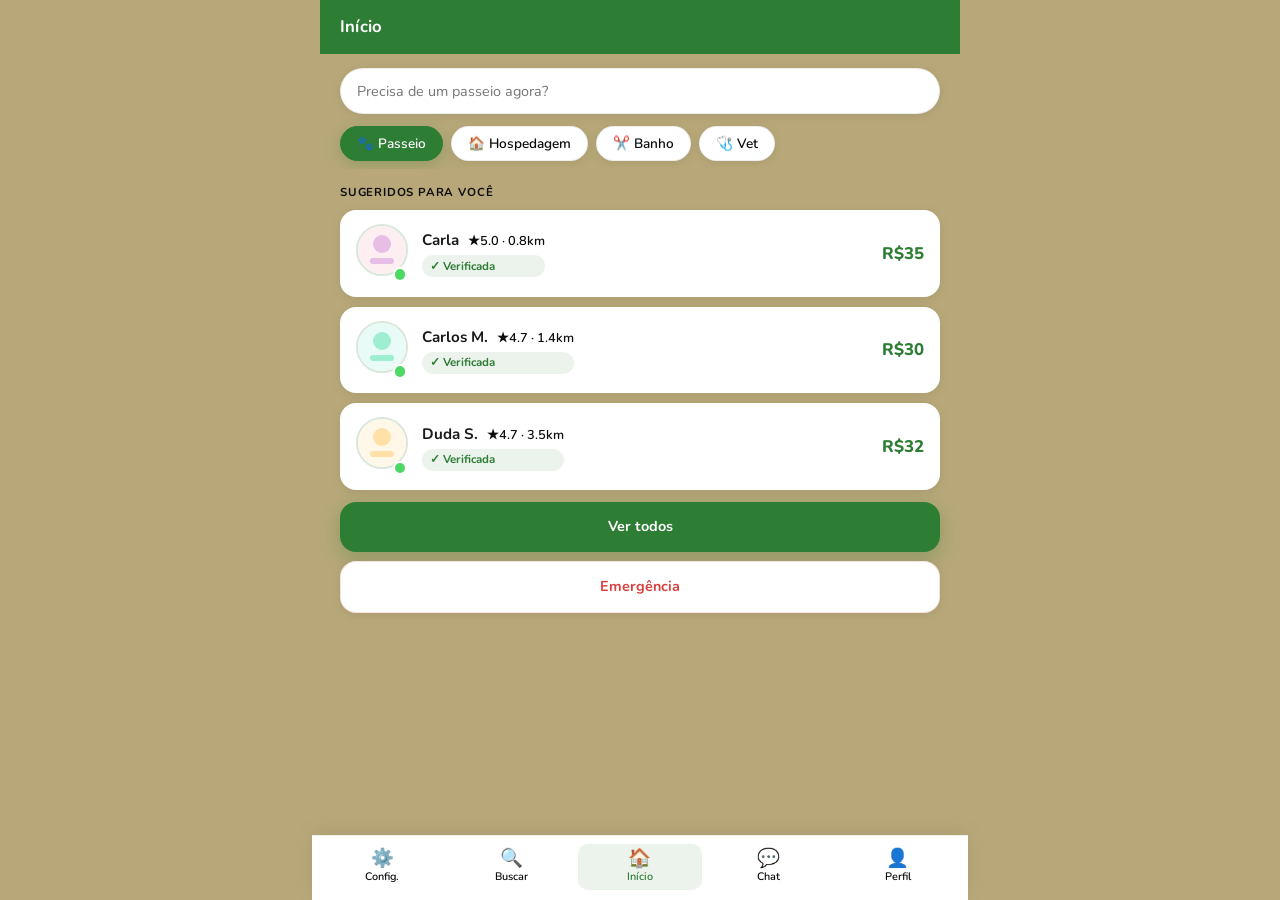
<file: index.html>
<!DOCTYPE html>
<html lang="pt-BR">
<head>
  <meta charset="UTF-8">
  <meta name="viewport" content="width=device-width, initial-scale=1.0">
  <link rel="preconnect" href="https://fonts.googleapis.com">
  <link rel="preconnect" href="https://fonts.gstatic.com" crossorigin>
  <link href="https://fonts.googleapis.com/css2?family=Nunito:wght@400;600;700;800&display=swap" rel="stylesheet">
  <link rel="stylesheet" href="css/reset.css">
  <link rel="stylesheet" href="css/style.css">
  <title>PetWalk - Início</title>
</head>
<body>
  <header class="app-header">
    <h1>Início</h1>
  </header>

  <main>
    <div class="search-wrapper">
      <input class="search" type="search" placeholder="Precisa de um passeio agora?">
    </div>

    <div class="chips" role="tablist" aria-label="Filtros de serviço">
      <button class="chip active" data-servico="passeio" aria-pressed="true">🐾 Passeio</button>
      <button class="chip" data-servico="hospedagem" aria-pressed="false">🏠 Hospedagem</button>
      <button class="chip" data-servico="banho" aria-pressed="false">✂️ Banho</button>
      <button class="chip" data-servico="vet" aria-pressed="false">🩺 Vet</button>
    </div>

    <h2 id="section-label" class="section-title">Sugeridos para você</h2>

    <ul id="walker-list" class="walkers">

      <!-- PASSEIO -->
      <li data-servicos="passeio">
        <a class="card-link" href="detalhes-walker.html">
          <div class="walker-card">
            <div class="walker-left">
              <div class="avatar-wrap">
                <img class="avatar" src="img/avatar1.svg" alt="Carla">
                <span class="status-dot" aria-hidden="true"></span>
              </div>
              <div class="walker-info">
                <div class="walker-name">Carla <span class="small">★5.0 · 0.8km</span></div>
                <div class="verified">✓ Verificada</div>
              </div>
            </div>
            <div class="price">R$35</div>
          </div>
        </a>
      </li>

      <li data-servicos="passeio">
        <a class="card-link" href="detalhes-walker.html">
          <div class="walker-card">
            <div class="walker-left">
              <div class="avatar-wrap">
                <img class="avatar" src="img/avatar2.svg" alt="Carlos M.">
                <span class="status-dot" aria-hidden="true"></span>
              </div>
              <div class="walker-info">
                <div class="walker-name">Carlos M. <span class="small">★4.7 · 1.4km</span></div>
                <div class="verified">✓ Verificada</div>
              </div>
            </div>
            <div class="price">R$30</div>
          </div>
        </a>
      </li>

      <li data-servicos="passeio">
        <a class="card-link" href="detalhes-walker.html">
          <div class="walker-card">
            <div class="walker-left">
              <div class="avatar-wrap">
                <img class="avatar" src="img/avatar3.svg" alt="Duda S.">
                <span class="status-dot" aria-hidden="true"></span>
              </div>
              <div class="walker-info">
                <div class="walker-name">Duda S. <span class="small">★4.7 · 3.5km</span></div>
                <div class="verified">✓ Verificada</div>
              </div>
            </div>
            <div class="price">R$32</div>
          </div>
        </a>
      </li>

      <!-- HOSPEDAGEM -->
      <li data-servicos="hospedagem">
        <a class="card-link" href="detalhes-walker.html">
          <div class="walker-card">
            <div class="walker-left">
              <div class="avatar-wrap">
                <img class="avatar" src="img/avatar1.svg" alt="Fiona A.">
                <span class="status-dot" aria-hidden="true"></span>
              </div>
              <div class="walker-info">
                <div class="walker-name">Fiona A. <span class="small">★4.9 · 2km</span></div>
                <div class="verified">✓ Verificada</div>
              </div>
            </div>
            <div class="price">R$45/dia</div>
          </div>
        </a>
      </li>

      <li data-servicos="hospedagem">
        <a class="card-link" href="detalhes-walker.html">
          <div class="walker-card">
            <div class="walker-left">
              <div class="avatar-wrap">
                <img class="avatar" src="img/avatar2.svg" alt="Rodrigo B.">
                <span class="status-dot" aria-hidden="true"></span>
              </div>
              <div class="walker-info">
                <div class="walker-name">Rodrigo B. <span class="small">★4.6 · 1.8km</span></div>
                <div class="verified">✓ Verificado</div>
              </div>
            </div>
            <div class="price">R$60/dia</div>
          </div>
        </a>
      </li>

      <!-- BANHO -->
      <li data-servicos="banho">
        <a class="card-link" href="detalhes-walker.html">
          <div class="walker-card">
            <div class="walker-left">
              <div class="avatar-wrap">
                <img class="avatar" src="img/avatar3.svg" alt="Priscila S.">
                <span class="status-dot" aria-hidden="true"></span>
              </div>
              <div class="walker-info">
                <div class="walker-name">Priscila S. <span class="small">★5.0 · 0.5km</span></div>
                <div class="verified">✓ Verificada</div>
              </div>
            </div>
            <div class="price">R$50</div>
          </div>
        </a>
      </li>

      <li data-servicos="banho">
        <a class="card-link" href="detalhes-walker.html">
          <div class="walker-card">
            <div class="walker-left">
              <div class="avatar-wrap">
                <img class="avatar" src="img/avatar2.svg" alt="Sabrina">
                <span class="status-dot" aria-hidden="true"></span>
              </div>
              <div class="walker-info">
                <div class="walker-name">Sabrina <span class="small">★4.9 · 2.0km</span></div>
                <div class="verified">✓ Verificada</div>
              </div>
            </div>
            <div class="price">R$40</div>
          </div>
        </a>
      </li>

      <!-- VET -->
      <li data-servicos="vet">
        <a class="card-link" href="detalhes-walker.html">
          <div class="walker-card">
            <div class="walker-left">
              <div class="avatar-wrap">
                <img class="avatar" src="img/avatar1.svg" alt="Dr. Leandro">
                <span class="status-dot" aria-hidden="true"></span>
              </div>
              <div class="walker-info">
                <div class="walker-name">Dr. Leandro <span class="small">★4.8 · 1.2km</span></div>
                <div class="verified">✓ Verificado</div>
              </div>
            </div>
            <div class="price">R$120</div>
          </div>
        </a>
      </li>

      <li data-servicos="vet">
        <a class="card-link" href="detalhes-walker.html">
          <div class="walker-card">
            <div class="walker-left">
              <div class="avatar-wrap">
                <img class="avatar" src="img/avatar3.svg" alt="Dra. Clara">
                <span class="status-dot" aria-hidden="true"></span>
              </div>
              <div class="walker-info">
                <div class="walker-name">Dra. Clara <span class="small">★4.9 · 3.1km</span></div>
                <div class="verified">✓ Verificada</div>
              </div>
            </div>
            <div class="price">R$100</div>
          </div>
        </a>
      </li>

    </ul>

    <div class="cta-group">
      <a class="btn primary" href="buscar-walkers.html">Ver todos</a>
      <a class="btn danger" href="emergencia.html">Emergência</a>
    </div>
  </main>

  <nav class="bottom-nav">
    <a class="nav-item" href="configuracoes.html">
      <span class="nav-icon" aria-hidden="true">⚙️</span>
      <span>Config.</span>
    </a>
    <a class="nav-item" href="buscar-walkers.html">
      <span class="nav-icon" aria-hidden="true">🔍</span>
      <span>Buscar</span>
    </a>
    <a class="nav-item active" href="index.html">
      <span class="nav-icon" aria-hidden="true">🏠</span>
      <span>Início</span>
    </a>
    <a class="nav-item" href="conversas.html">
      <span class="nav-icon" aria-hidden="true">💬</span>
      <span>Chat</span>
    </a>
    <a class="nav-item" href="perfil-pets.html">
      <span class="nav-icon" aria-hidden="true">👤</span>
      <span>Perfil</span>
    </a>
  </nav>

  <script src="js/chips.js"></script>
</body>
</html>
</file>
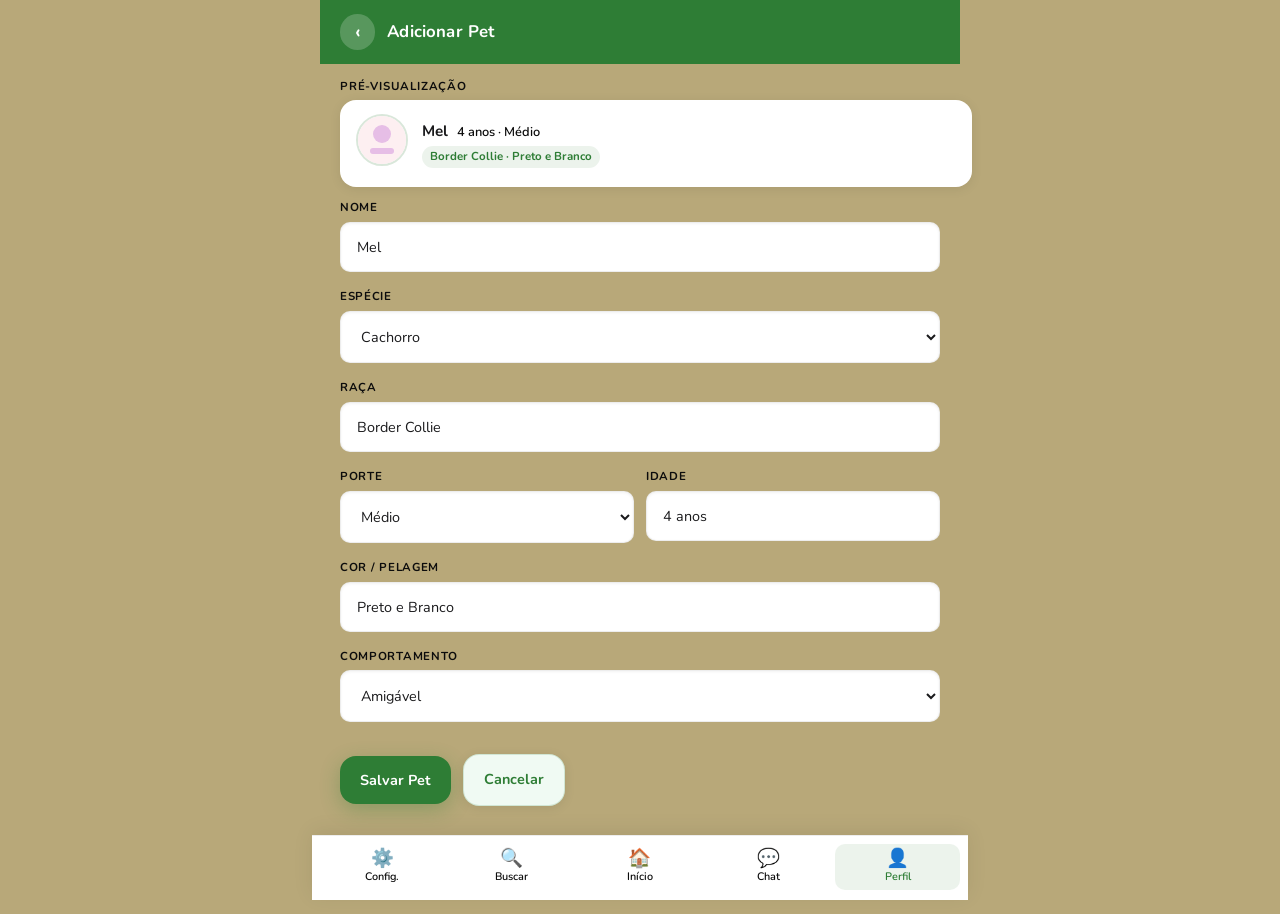
<file: adicionar-pet.html>
<!DOCTYPE html>
<html lang="pt-BR">
<head>
  <meta charset="UTF-8">
  <meta name="viewport" content="width=device-width, initial-scale=1.0">
  <link rel="preconnect" href="https://fonts.googleapis.com">
  <link rel="preconnect" href="https://fonts.gstatic.com" crossorigin>
  <link href="https://fonts.googleapis.com/css2?family=Nunito:wght@400;600;700;800&display=swap" rel="stylesheet">
  <link rel="stylesheet" href="css/reset.css">
  <link rel="stylesheet" href="css/style.css">
  <title>PetWalk - Adicionar Pet</title>
</head>
<body>
  <header class="app-header">
    <a class="back-btn" href="perfil-pets.html" aria-label="Voltar">‹</a>
    <h1>Adicionar Pet</h1>
  </header>

  <main>
    <h2 class="section-title">Pré-visualização</h2>
    <div class="container-pad">
      <div class="walker-card">
        <div class="walker-left">
          <div class="avatar-wrap">
            <img class="avatar" src="img/avatar1.svg" alt="Preview">
          </div>
          <div class="walker-info">
            <div class="walker-name">
              <span id="prev-nome">Mel</span>
              <span class="small" id="prev-info">4 anos · Médio</span>
            </div>
            <div class="verified" id="prev-sub">Border Collie · Preto e Branco</div>
          </div>
        </div>
      </div>
    </div>

    <div class="form-section">
      <div class="form-field">
        <label for="pet-nome">Nome</label>
        <input id="pet-nome" class="form-control" type="text" placeholder="Nome do pet" value="Mel">
      </div>

      <div class="form-field">
        <label for="pet-especie">Espécie</label>
        <select id="pet-especie" class="form-control">
          <option>Cachorro</option>
          <option>Gato</option>
          <option>Outro</option>
        </select>
      </div>

      <div class="form-field">
        <label for="pet-raca">Raça</label>
        <input id="pet-raca" class="form-control" type="text" placeholder="Ex: Border Collie" value="Border Collie">
      </div>

      <div class="form-row">
        <div class="form-field">
          <label for="pet-porte">Porte</label>
          <select id="pet-porte" class="form-control">
            <option>Pequeno</option>
            <option selected>Médio</option>
            <option>Grande</option>
          </select>
        </div>

        <div class="form-field">
          <label for="pet-idade">Idade</label>
          <input id="pet-idade" class="form-control" type="text" placeholder="Ex: 4 anos" value="4 anos">
        </div>
      </div>

      <div class="form-field">
        <label for="pet-cor">Cor / Pelagem</label>
        <input id="pet-cor" class="form-control" type="text" placeholder="Ex: Preto e Branco" value="Preto e Branco">
      </div>

      <div class="form-field">
        <label for="pet-comportamento">Comportamento</label>
        <select id="pet-comportamento" class="form-control">
          <option>Agitado</option>
          <option selected>Amigável</option>
          <option>Tímido</option>
        </select>
      </div>

      <div class="action-row">
        <button id="btn-salvar" class="btn primary" type="button">Salvar Pet</button>
        <a class="btn" href="perfil-pets.html">Cancelar</a>
      </div>
    </div>
  </main>

  <nav class="bottom-nav">
    <a class="nav-item" href="configuracoes.html">
      <span class="nav-icon" aria-hidden="true">⚙️</span>
      <span>Config.</span>
    </a>
    <a class="nav-item" href="buscar-walkers.html">
      <span class="nav-icon" aria-hidden="true">🔍</span>
      <span>Buscar</span>
    </a>
    <a class="nav-item" href="index.html">
      <span class="nav-icon" aria-hidden="true">🏠</span>
      <span>Início</span>
    </a>
    <a class="nav-item" href="conversas.html">
      <span class="nav-icon" aria-hidden="true">💬</span>
      <span>Chat</span>
    </a>
    <a class="nav-item active" href="perfil-pets.html">
      <span class="nav-icon" aria-hidden="true">👤</span>
      <span>Perfil</span>
    </a>
  </nav>

  <script src="js/pet-form.js?v=2"></script>
</body>
</html>
</file>
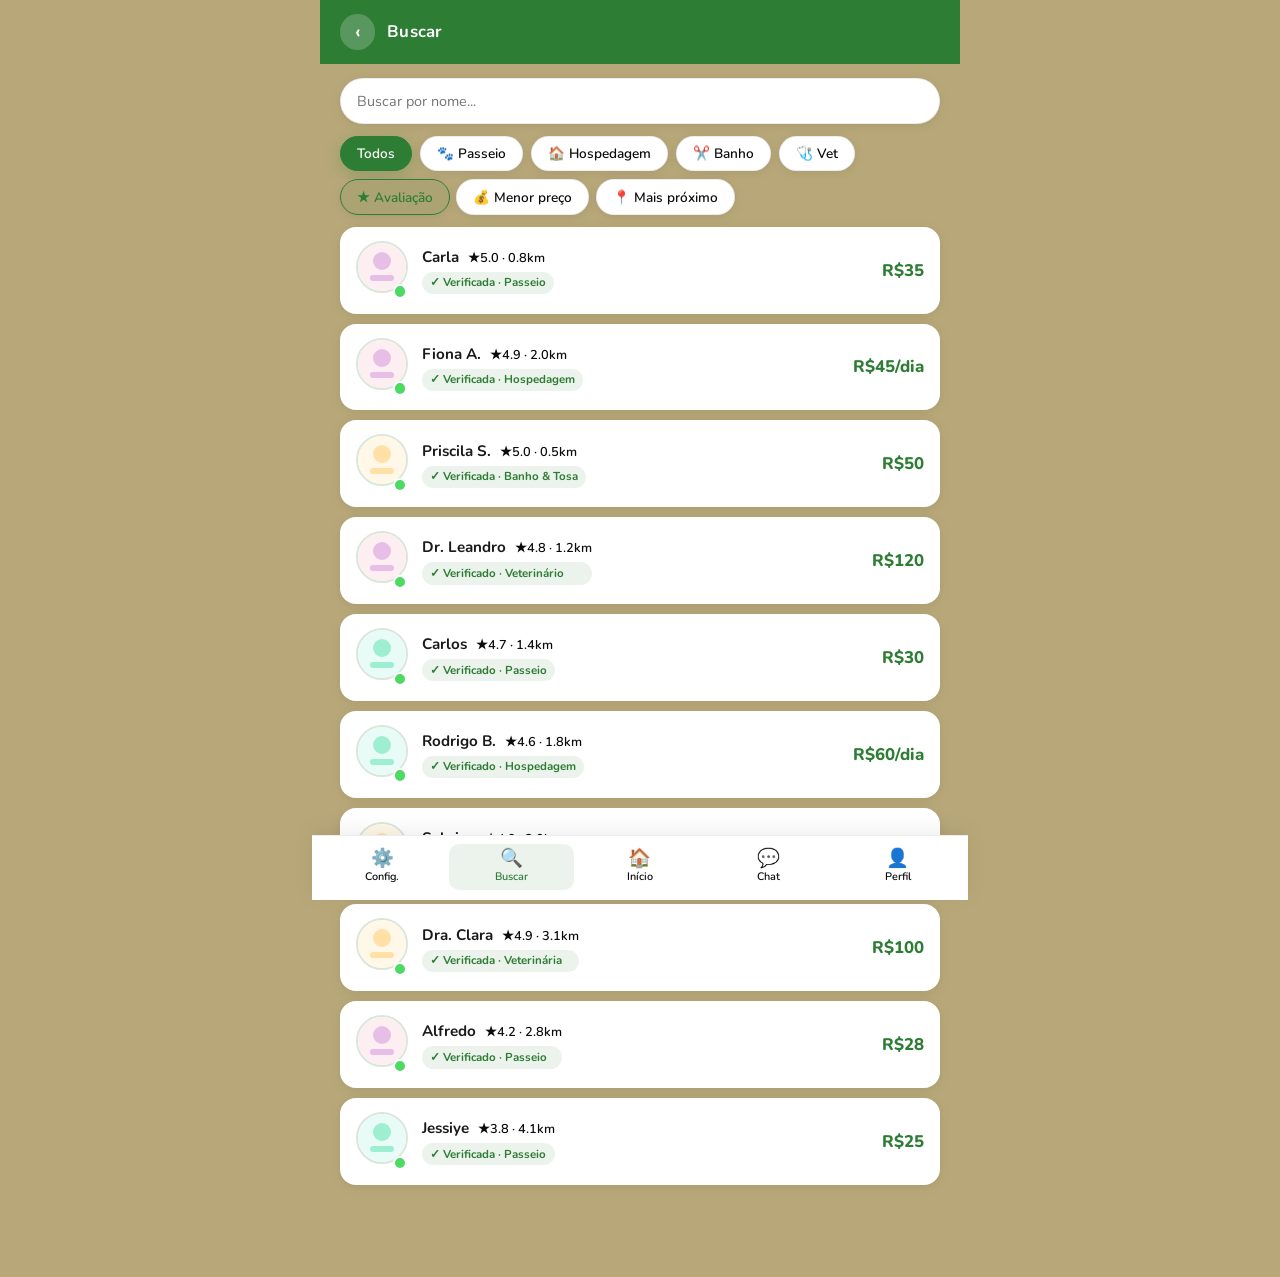
<file: buscar-walkers.html>
<!DOCTYPE html>
<html lang="pt-BR">
<head>
  <meta charset="UTF-8">
  <meta name="viewport" content="width=device-width, initial-scale=1.0">
  <link rel="preconnect" href="https://fonts.googleapis.com">
  <link rel="preconnect" href="https://fonts.gstatic.com" crossorigin>
  <link href="https://fonts.googleapis.com/css2?family=Nunito:wght@400;600;700;800&display=swap" rel="stylesheet">
  <link rel="stylesheet" href="css/reset.css">
  <link rel="stylesheet" href="css/style.css">
  <title>PetWalk - Buscar</title>
</head>
<body>
  <header class="app-header">
    <a class="back-btn" href="index.html" aria-label="Voltar">‹</a>
    <h1>Buscar</h1>
  </header>

  <main>
    <div class="search-wrapper">
      <input id="buscar-search" class="search" type="search" placeholder="Buscar por nome...">
    </div>

    <div class="chips" role="tablist" aria-label="Filtrar por serviço">
      <button class="chip active" data-servico="todos" aria-pressed="true">Todos</button>
      <button class="chip" data-servico="passeio" aria-pressed="false">🐾 Passeio</button>
      <button class="chip" data-servico="hospedagem" aria-pressed="false">🏠 Hospedagem</button>
      <button class="chip" data-servico="banho" aria-pressed="false">✂️ Banho</button>
      <button class="chip" data-servico="vet" aria-pressed="false">🩺 Vet</button>
    </div>

    <div class="sort-chips" aria-label="Ordenar por">
      <button class="sort-chip active" data-sort="rating">★ Avaliação</button>
      <button class="sort-chip" data-sort="preco">💰 Menor preço</button>
      <button class="sort-chip" data-sort="km">📍 Mais próximo</button>
    </div>

    <ul id="lista-walkers" class="walkers">

      <li data-rating="5.0" data-preco="35" data-km="0.8" data-servicos="passeio">
        <a class="card-link" href="detalhes-walker.html">
          <div class="walker-card">
            <div class="walker-left">
              <div class="avatar-wrap">
                <img class="avatar" src="img/avatar1.svg" alt="Carla">
                <span class="status-dot" aria-hidden="true"></span>
              </div>
              <div class="walker-info">
                <div class="walker-name">Carla <span class="small">★5.0 · 0.8km</span></div>
                <div class="verified">✓ Verificada · Passeio</div>
              </div>
            </div>
            <div class="price">R$35</div>
          </div>
        </a>
      </li>

      <li data-rating="4.9" data-preco="45" data-km="2.0" data-servicos="hospedagem">
        <a class="card-link" href="detalhes-walker.html">
          <div class="walker-card">
            <div class="walker-left">
              <div class="avatar-wrap">
                <img class="avatar" src="img/avatar1.svg" alt="Fiona A.">
                <span class="status-dot" aria-hidden="true"></span>
              </div>
              <div class="walker-info">
                <div class="walker-name">Fiona A. <span class="small">★4.9 · 2.0km</span></div>
                <div class="verified">✓ Verificada · Hospedagem</div>
              </div>
            </div>
            <div class="price">R$45/dia</div>
          </div>
        </a>
      </li>

      <li data-rating="5.0" data-preco="50" data-km="0.5" data-servicos="banho">
        <a class="card-link" href="detalhes-walker.html">
          <div class="walker-card">
            <div class="walker-left">
              <div class="avatar-wrap">
                <img class="avatar" src="img/avatar3.svg" alt="Priscila S.">
                <span class="status-dot" aria-hidden="true"></span>
              </div>
              <div class="walker-info">
                <div class="walker-name">Priscila S. <span class="small">★5.0 · 0.5km</span></div>
                <div class="verified">✓ Verificada · Banho & Tosa</div>
              </div>
            </div>
            <div class="price">R$50</div>
          </div>
        </a>
      </li>

      <li data-rating="4.8" data-preco="120" data-km="1.2" data-servicos="vet">
        <a class="card-link" href="detalhes-walker.html">
          <div class="walker-card">
            <div class="walker-left">
              <div class="avatar-wrap">
                <img class="avatar" src="img/avatar1.svg" alt="Dr. Leandro">
                <span class="status-dot" aria-hidden="true"></span>
              </div>
              <div class="walker-info">
                <div class="walker-name">Dr. Leandro <span class="small">★4.8 · 1.2km</span></div>
                <div class="verified">✓ Verificado · Veterinário</div>
              </div>
            </div>
            <div class="price">R$120</div>
          </div>
        </a>
      </li>

      <li data-rating="4.7" data-preco="30" data-km="1.4" data-servicos="passeio">
        <a class="card-link" href="detalhes-walker.html">
          <div class="walker-card">
            <div class="walker-left">
              <div class="avatar-wrap">
                <img class="avatar" src="img/avatar2.svg" alt="Carlos">
                <span class="status-dot" aria-hidden="true"></span>
              </div>
              <div class="walker-info">
                <div class="walker-name">Carlos <span class="small">★4.7 · 1.4km</span></div>
                <div class="verified">✓ Verificado · Passeio</div>
              </div>
            </div>
            <div class="price">R$30</div>
          </div>
        </a>
      </li>

      <li data-rating="4.6" data-preco="60" data-km="1.8" data-servicos="hospedagem">
        <a class="card-link" href="detalhes-walker.html">
          <div class="walker-card">
            <div class="walker-left">
              <div class="avatar-wrap">
                <img class="avatar" src="img/avatar2.svg" alt="Rodrigo B.">
                <span class="status-dot" aria-hidden="true"></span>
              </div>
              <div class="walker-info">
                <div class="walker-name">Rodrigo B. <span class="small">★4.6 · 1.8km</span></div>
                <div class="verified">✓ Verificado · Hospedagem</div>
              </div>
            </div>
            <div class="price">R$60/dia</div>
          </div>
        </a>
      </li>

      <li data-rating="4.9" data-preco="40" data-km="2.0" data-servicos="banho">
        <a class="card-link" href="detalhes-walker.html">
          <div class="walker-card">
            <div class="walker-left">
              <div class="avatar-wrap">
                <img class="avatar" src="img/avatar3.svg" alt="Sabrina">
                <span class="status-dot" aria-hidden="true"></span>
              </div>
              <div class="walker-info">
                <div class="walker-name">Sabrina <span class="small">★4.9 · 2.0km</span></div>
                <div class="verified">✓ Verificada · Banho & Tosa</div>
              </div>
            </div>
            <div class="price">R$40</div>
          </div>
        </a>
      </li>

      <li data-rating="4.9" data-preco="100" data-km="3.1" data-servicos="vet">
        <a class="card-link" href="detalhes-walker.html">
          <div class="walker-card">
            <div class="walker-left">
              <div class="avatar-wrap">
                <img class="avatar" src="img/avatar3.svg" alt="Dra. Clara">
                <span class="status-dot" aria-hidden="true"></span>
              </div>
              <div class="walker-info">
                <div class="walker-name">Dra. Clara <span class="small">★4.9 · 3.1km</span></div>
                <div class="verified">✓ Verificada · Veterinária</div>
              </div>
            </div>
            <div class="price">R$100</div>
          </div>
        </a>
      </li>

      <li data-rating="4.2" data-preco="28" data-km="2.8" data-servicos="passeio">
        <a class="card-link" href="detalhes-walker.html">
          <div class="walker-card">
            <div class="walker-left">
              <div class="avatar-wrap">
                <img class="avatar" src="img/avatar1.svg" alt="Alfredo">
                <span class="status-dot" aria-hidden="true"></span>
              </div>
              <div class="walker-info">
                <div class="walker-name">Alfredo <span class="small">★4.2 · 2.8km</span></div>
                <div class="verified">✓ Verificado · Passeio</div>
              </div>
            </div>
            <div class="price">R$28</div>
          </div>
        </a>
      </li>

      <li data-rating="3.8" data-preco="25" data-km="4.1" data-servicos="passeio">
        <a class="card-link" href="detalhes-walker.html">
          <div class="walker-card">
            <div class="walker-left">
              <div class="avatar-wrap">
                <img class="avatar" src="img/avatar2.svg" alt="Jessiye">
                <span class="status-dot" aria-hidden="true"></span>
              </div>
              <div class="walker-info">
                <div class="walker-name">Jessiye <span class="small">★3.8 · 4.1km</span></div>
                <div class="verified">✓ Verificada · Passeio</div>
              </div>
            </div>
            <div class="price">R$25</div>
          </div>
        </a>
      </li>

    </ul>
  </main>

  <nav class="bottom-nav">
    <a class="nav-item" href="configuracoes.html">
      <span class="nav-icon" aria-hidden="true">⚙️</span>
      <span>Config.</span>
    </a>
    <a class="nav-item active" href="buscar-walkers.html">
      <span class="nav-icon" aria-hidden="true">🔍</span>
      <span>Buscar</span>
    </a>
    <a class="nav-item" href="index.html">
      <span class="nav-icon" aria-hidden="true">🏠</span>
      <span>Início</span>
    </a>
    <a class="nav-item" href="conversas.html">
      <span class="nav-icon" aria-hidden="true">💬</span>
      <span>Chat</span>
    </a>
    <a class="nav-item" href="perfil-pets.html">
      <span class="nav-icon" aria-hidden="true">👤</span>
      <span>Perfil</span>
    </a>
  </nav>

  <script src="js/buscar.js"></script>
</body>
</html>
</file>
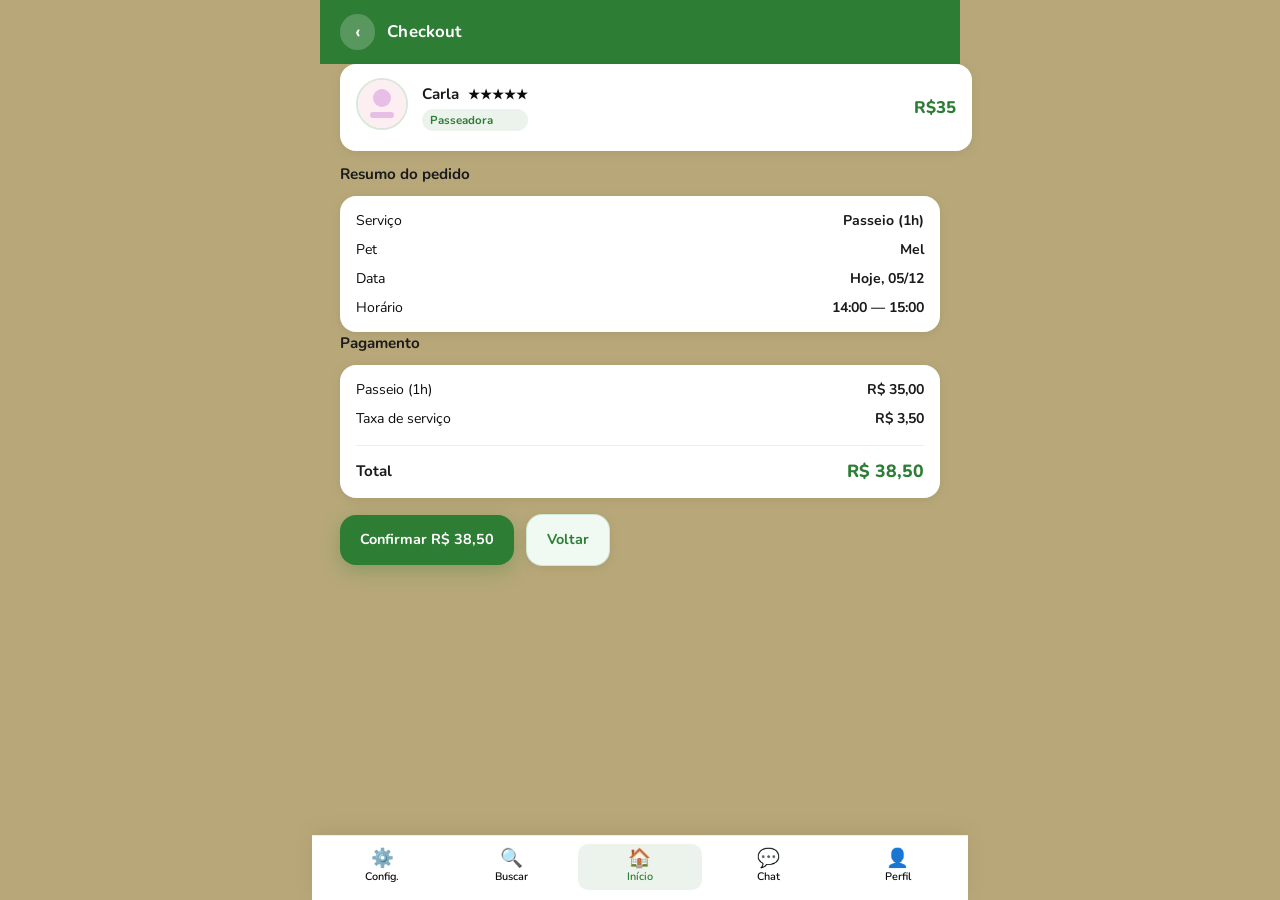
<file: checkout.html>
<!DOCTYPE html>
<html lang="pt-BR">
<head>
  <meta charset="UTF-8">
  <meta name="viewport" content="width=device-width, initial-scale=1.0">
  <link rel="preconnect" href="https://fonts.googleapis.com">
  <link rel="preconnect" href="https://fonts.gstatic.com" crossorigin>
  <link href="https://fonts.googleapis.com/css2?family=Nunito:wght@400;600;700;800&display=swap" rel="stylesheet">
  <link rel="stylesheet" href="css/reset.css">
  <link rel="stylesheet" href="css/style.css">
  <title>PetWalk - Checkout</title>
</head>
<body>
  <header class="app-header">
    <a class="back-btn" href="horarios.html" aria-label="Voltar">‹</a>
    <h1>Checkout</h1>
  </header>

  <main>
    <div class="container-pad">
      <div class="walker-card">
        <div class="walker-left">
          <div class="avatar-wrap">
            <img class="avatar" src="img/avatar1.svg" alt="Carla">
          </div>
          <div class="walker-info">
            <div class="walker-name">Carla <span class="small">★★★★★</span></div>
            <div class="verified">Passeadora</div>
          </div>
        </div>
        <div class="price">R$35</div>
      </div>

      <section class="details-section">
        <h3>Resumo do pedido</h3>
        <div class="summary-card">
          <ul class="summary-list">
            <li class="summary-item"><span class="label">Serviço</span><span id="checkout-servico" class="value">Passeio (1h)</span></li>
            <li class="summary-item"><span class="label">Pet</span><span id="checkout-pet" class="value">Mel</span></li>
            <li class="summary-item"><span class="label">Data</span><span id="checkout-data" class="value">Hoje, 10/03</span></li>
            <li class="summary-item"><span class="label">Horário</span><span id="checkout-horario" class="value">14:00 — 15:00</span></li>
          </ul>
        </div>

        <h3 class="section">Pagamento</h3>
        <div class="summary-card">
          <ul class="summary-list">
            <li class="summary-item"><span id="checkout-servico-label" class="label">Passeio (1h)</span><span id="checkout-servico-valor" class="value">R$ 35,00</span></li>
            <li class="summary-item"><span class="label">Taxa de serviço</span><span id="checkout-taxaservico" class="value">R$ 3,50</span></li>
            <li class="summary-total"><span class="label">Total</span><span id="checkout-total" class="value">R$ 38,50</span></li>
          </ul>
        </div>

        <div class="action-row">
          <a id="checkout-confirm" class="btn primary" href="confirmacao.html">Confirmar R$ 38,50</a>
          <a class="btn" href="horarios.html">Voltar</a>
        </div>
      </section>
    </div>
  </main>

  <nav class="bottom-nav">
    <a class="nav-item" href="configuracoes.html">
      <span class="nav-icon" aria-hidden="true">⚙️</span>
      <span>Config.</span>
    </a>
    <a class="nav-item" href="buscar-walkers.html">
      <span class="nav-icon" aria-hidden="true">🔍</span>
      <span>Buscar</span>
    </a>
    <a class="nav-item active" href="index.html">
      <span class="nav-icon" aria-hidden="true">🏠</span>
      <span>Início</span>
    </a>
    <a class="nav-item" href="conversas.html">
      <span class="nav-icon" aria-hidden="true">💬</span>
      <span>Chat</span>
    </a>
    <a class="nav-item" href="perfil-pets.html">
      <span class="nav-icon" aria-hidden="true">👤</span>
      <span>Perfil</span>
    </a>
  </nav>

  <script src="js/booking.js" defer></script>
</body>
</html>
</file>
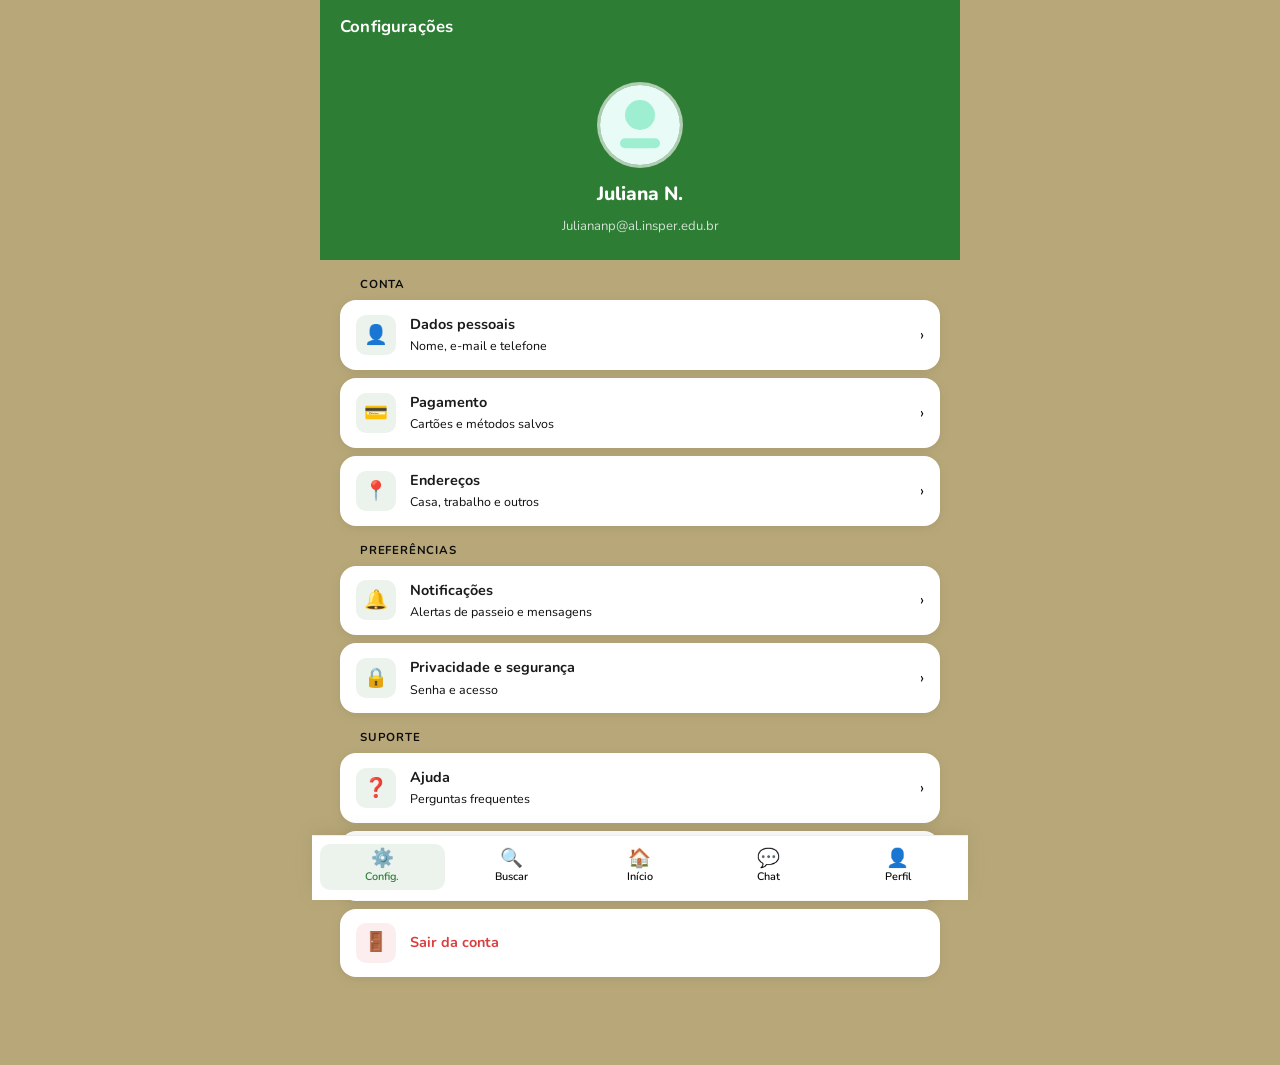
<file: configuracoes.html>
<!DOCTYPE html>
<html lang="pt-BR">
<head>
  <meta charset="UTF-8">
  <meta name="viewport" content="width=device-width, initial-scale=1.0">
  <link rel="preconnect" href="https://fonts.googleapis.com">
  <link rel="preconnect" href="https://fonts.gstatic.com" crossorigin>
  <link href="https://fonts.googleapis.com/css2?family=Nunito:wght@400;600;700;800&display=swap" rel="stylesheet">
  <link rel="stylesheet" href="css/reset.css">
  <link rel="stylesheet" href="css/style.css">
  <title>PetWalk - Configurações</title>
</head>
<body>
  <header class="app-header">
    <h1>Configurações</h1>
  </header>

  <main>
    <div class="profile-hero">
      <img class="avatar-lg" src="img/avatar2.svg" alt="Juliana N.">
      <h2>Juliana N.</h2>
      <p>Juliananp@al.insper.edu.br</p>
    </div>

    <div class="settings-group">
      <h2 class="section-title">Conta</h2>
      <div class="settings-list">
        <a class="settings-item" href="#">
          <span class="settings-icon">👤</span>
          <div class="settings-info">
            <div class="settings-label">Dados pessoais</div>
            <div class="settings-desc">Nome, e-mail e telefone</div>
          </div>
          <span class="row-arrow">›</span>
        </a>
        <a class="settings-item" href="#">
          <span class="settings-icon">💳</span>
          <div class="settings-info">
            <div class="settings-label">Pagamento</div>
            <div class="settings-desc">Cartões e métodos salvos</div>
          </div>
          <span class="row-arrow">›</span>
        </a>
        <a class="settings-item" href="#">
          <span class="settings-icon">📍</span>
          <div class="settings-info">
            <div class="settings-label">Endereços</div>
            <div class="settings-desc">Casa, trabalho e outros</div>
          </div>
          <span class="row-arrow">›</span>
        </a>
      </div>
    </div>

    <div class="settings-group">
      <h2 class="section-title">Preferências</h2>
      <div class="settings-list">
        <a class="settings-item" href="#">
          <span class="settings-icon">🔔</span>
          <div class="settings-info">
            <div class="settings-label">Notificações</div>
            <div class="settings-desc">Alertas de passeio e mensagens</div>
          </div>
          <span class="row-arrow">›</span>
        </a>
        <a class="settings-item" href="#">
          <span class="settings-icon">🔒</span>
          <div class="settings-info">
            <div class="settings-label">Privacidade e segurança</div>
            <div class="settings-desc">Senha e acesso</div>
          </div>
          <span class="row-arrow">›</span>
        </a>
      </div>
    </div>

    <div class="settings-group">
      <h2 class="section-title">Suporte</h2>
      <div class="settings-list">
        <a class="settings-item" href="#">
          <span class="settings-icon">❓</span>
          <div class="settings-info">
            <div class="settings-label">Ajuda</div>
            <div class="settings-desc">Perguntas frequentes</div>
          </div>
          <span class="row-arrow">›</span>
        </a>
        <a class="settings-item" href="#">
          <span class="settings-icon">⭐</span>
          <div class="settings-info">
            <div class="settings-label">Avaliar o app</div>
            <div class="settings-desc">Deixe sua opinião</div>
          </div>
          <span class="row-arrow">›</span>
        </a>
        <a class="settings-item" href="#">
          <span class="settings-icon danger-icon">🚪</span>
          <div class="settings-info">
            <div class="settings-label" style="color:#D84040">Sair da conta</div>
          </div>
        </a>
      </div>
    </div>
  </main>

  <nav class="bottom-nav">
    <a class="nav-item active" href="configuracoes.html">
      <span class="nav-icon" aria-hidden="true">⚙️</span>
      <span>Config.</span>
    </a>
    <a class="nav-item" href="buscar-walkers.html">
      <span class="nav-icon" aria-hidden="true">🔍</span>
      <span>Buscar</span>
    </a>
    <a class="nav-item" href="index.html">
      <span class="nav-icon" aria-hidden="true">🏠</span>
      <span>Início</span>
    </a>
    <a class="nav-item" href="conversas.html">
      <span class="nav-icon" aria-hidden="true">💬</span>
      <span>Chat</span>
    </a>
    <a class="nav-item" href="perfil-pets.html">
      <span class="nav-icon" aria-hidden="true">👤</span>
      <span>Perfil</span>
    </a>
  </nav>
</body>
</html>
</file>
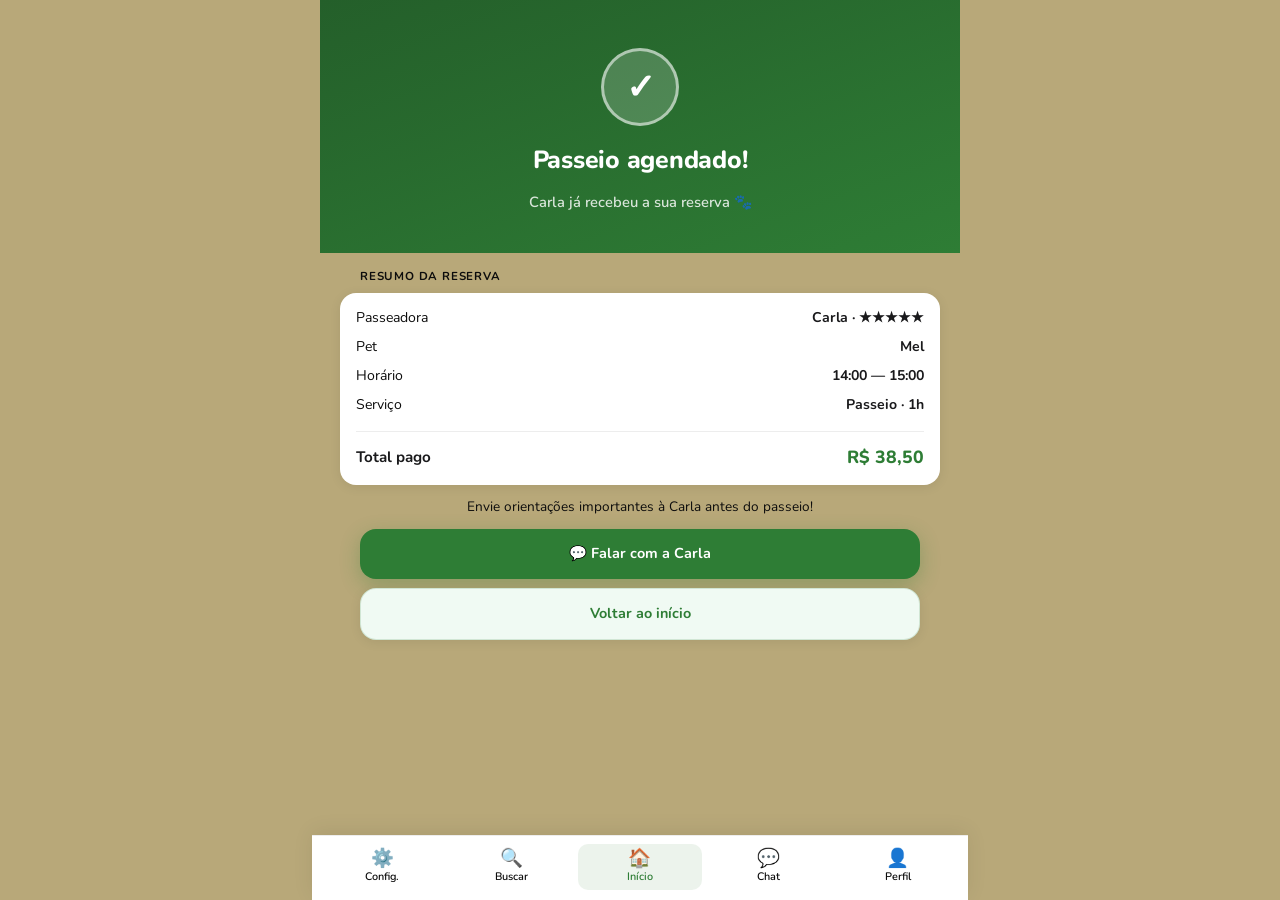
<file: confirmacao.html>
<!DOCTYPE html>
<html lang="pt-BR">
<head>
  <meta charset="UTF-8">
  <meta name="viewport" content="width=device-width, initial-scale=1.0">
  <link rel="preconnect" href="https://fonts.googleapis.com">
  <link rel="preconnect" href="https://fonts.gstatic.com" crossorigin>
  <link href="https://fonts.googleapis.com/css2?family=Nunito:wght@400;600;700;800&display=swap" rel="stylesheet">
  <link rel="stylesheet" href="css/reset.css">
  <link rel="stylesheet" href="css/style.css">
  <title>PetWalk - Reserva Confirmada</title>
</head>
<body>

  <main>
    <!-- Hero de confirmação -->
    <div class="confirm-hero">
      <div class="confirm-check">✓</div>
      <h1 class="confirm-title">Passeio agendado!</h1>
      <p class="confirm-sub">Carla já recebeu a sua reserva 🐾</p>
    </div>

    <!-- Detalhes da reserva -->
    <div class="container-pad">
      <h2 class="section-title">Resumo da reserva</h2>
      <div class="summary-card">
        <ul class="summary-list">
          <li class="summary-item">
            <span class="label">Passeadora</span>
            <span id="confirm-passeadora" class="value">Carla · ★★★★★</span>
          </li>
          <li class="summary-item">
            <span class="label">Pet</span>
            <span id="confirm-pet" class="value">Mel</span>
          </li>
          <li class="summary-item">
            <span class="label">Horário</span>
            <span id="confirm-horario" class="value">14:00 — 15:00</span>
          </li>
          <li class="summary-item">
            <span class="label">Serviço</span>
            <span id="confirm-servico" class="value">Passeio · 1h</span>
          </li>
          <div class="summary-total">
            <span class="label">Total pago</span>
            <span id="confirm-total" class="value">R$ 38,50</span>
          </div>
        </ul>
      </div>

      <p class="confirm-hint">Envie orientações importantes à Carla antes do passeio!</p>

      <div class="cta-group">
        <a class="btn primary" href="chat.html">💬 Falar com a Carla</a>
        <a class="btn" href="index.html">Voltar ao início</a>
      </div>
    </div>
  </main>

  <script src="js/booking.js" defer></script>

  <nav class="bottom-nav">
    <a class="nav-item" href="configuracoes.html">
      <span class="nav-icon" aria-hidden="true">⚙️</span>
      <span>Config.</span>
    </a>
    <a class="nav-item" href="buscar-walkers.html">
      <span class="nav-icon" aria-hidden="true">🔍</span>
      <span>Buscar</span>
    </a>
    <a class="nav-item active" href="index.html">
      <span class="nav-icon" aria-hidden="true">🏠</span>
      <span>Início</span>
    </a>
    <a class="nav-item" href="conversas.html">
      <span class="nav-icon" aria-hidden="true">💬</span>
      <span>Chat</span>
    </a>
    <a class="nav-item" href="perfil-pets.html">
      <span class="nav-icon" aria-hidden="true">👤</span>
      <span>Perfil</span>
    </a>
  </nav>
</body>
</html>
</file>
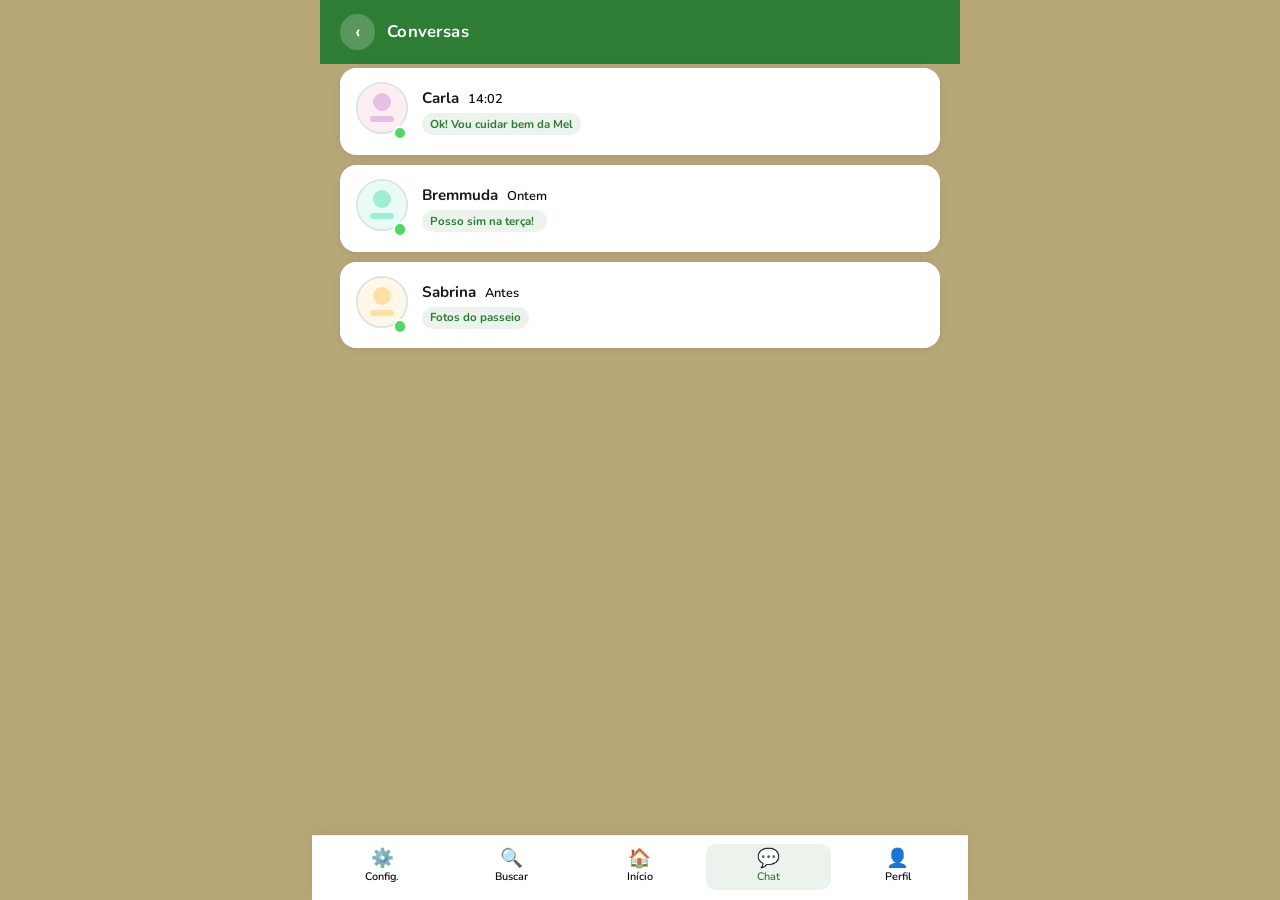
<file: conversas.html>
<!DOCTYPE html>
<html lang="pt-BR">
<head>
  <meta charset="UTF-8">
  <meta name="viewport" content="width=device-width, initial-scale=1.0">
  <link rel="preconnect" href="https://fonts.googleapis.com">
  <link rel="preconnect" href="https://fonts.gstatic.com" crossorigin>
  <link href="https://fonts.googleapis.com/css2?family=Nunito:wght@400;600;700;800&display=swap" rel="stylesheet">
  <link rel="stylesheet" href="css/reset.css">
  <link rel="stylesheet" href="css/style.css">
  <title>PetWalk - Conversas</title>
</head>
<body>
  <header class="app-header">
    <a class="back-btn" href="index.html" aria-label="Voltar">‹</a>
    <h1>Conversas</h1>
  </header>

  <main>
    <ul class="walkers">
      <li>
        <a class="card-link" href="chat.html?name=Carla">
          <div class="walker-card">
            <div class="walker-left">
              <div class="avatar-wrap">
                <img class="avatar" src="img/avatar1.svg" alt="Carla">
                <span class="status-dot" aria-hidden="true"></span>
              </div>
              <div class="walker-info">
                <div class="walker-name">Carla <span class="small">14:02</span></div>
                <div class="verified">Ok! Vou cuidar bem da Mel</div>
              </div>
            </div>
          </div>
        </a>
      </li>

      <li>
        <a class="card-link" href="chat.html?name=Bremmuda">
          <div class="walker-card">
            <div class="walker-left">
              <div class="avatar-wrap">
                <img class="avatar" src="img/avatar2.svg" alt="Bremmuda">
                <span class="status-dot" aria-hidden="true"></span>
              </div>
              <div class="walker-info">
                <div class="walker-name">Bremmuda <span class="small">Ontem</span></div>
                <div class="verified">Posso sim na terça!</div>
              </div>
            </div>
          </div>
        </a>
      </li>

      <li>
        <a class="card-link" href="chat.html?name=Sabrina">
          <div class="walker-card">
            <div class="walker-left">
              <div class="avatar-wrap">
                <img class="avatar" src="img/avatar3.svg" alt="Sabrina">
                <span class="status-dot" aria-hidden="true"></span>
              </div>
              <div class="walker-info">
                <div class="walker-name">Sabrina <span class="small">Antes</span></div>
                <div class="verified">Fotos do passeio</div>
              </div>
            </div>
          </div>
        </a>
      </li>
    </ul>
  </main>

  <nav class="bottom-nav">
    <a class="nav-item" href="configuracoes.html">
      <span class="nav-icon" aria-hidden="true">⚙️</span>
      <span>Config.</span>
    </a>
    <a class="nav-item" href="buscar-walkers.html">
      <span class="nav-icon" aria-hidden="true">🔍</span>
      <span>Buscar</span>
    </a>
    <a class="nav-item" href="index.html">
      <span class="nav-icon" aria-hidden="true">🏠</span>
      <span>Início</span>
    </a>
    <a class="nav-item active" href="conversas.html">
      <span class="nav-icon" aria-hidden="true">💬</span>
      <span>Chat</span>
    </a>
    <a class="nav-item" href="perfil-pets.html">
      <span class="nav-icon" aria-hidden="true">👤</span>
      <span>Perfil</span>
    </a>
  </nav>
</body>
</html>
</file>
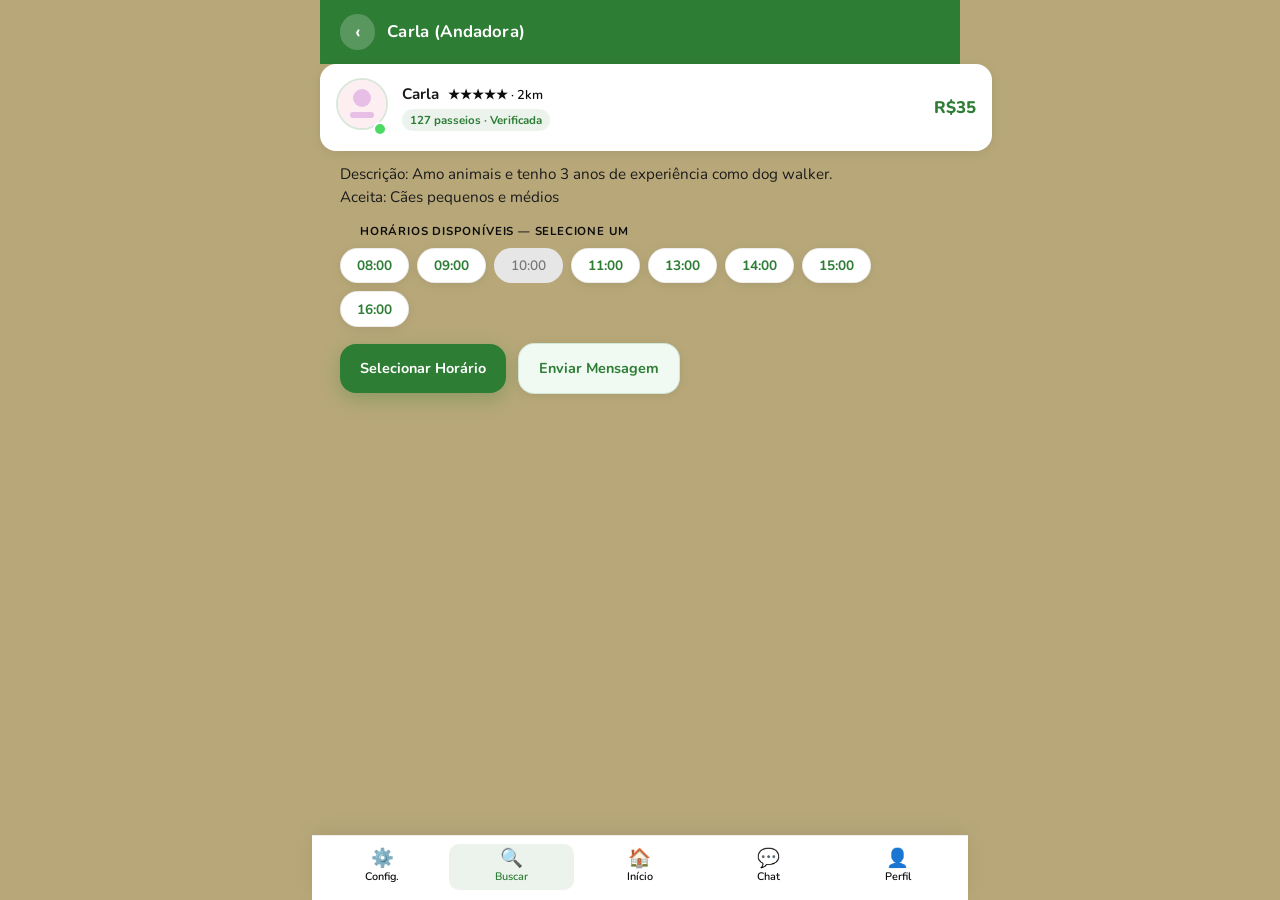
<file: detalhes-walker.html>
<!DOCTYPE html>
<html lang="pt-BR">
<head>
  <meta charset="UTF-8">
  <meta name="viewport" content="width=device-width, initial-scale=1.0">
  <link rel="preconnect" href="https://fonts.googleapis.com">
  <link rel="preconnect" href="https://fonts.gstatic.com" crossorigin>
  <link href="https://fonts.googleapis.com/css2?family=Nunito:wght@400;600;700;800&display=swap" rel="stylesheet">
  <link rel="stylesheet" href="css/reset.css">
  <link rel="stylesheet" href="css/style.css">
  <title>PetWalk - Carla</title>
</head>
<body>
  <header class="app-header">
    <a class="back-btn" href="buscar-walkers.html" aria-label="Voltar">‹</a>
    <h1>Carla (Andadora)</h1>
  </header>

  <main>
    <div class="walker-card">
      <div class="walker-left">
        <div class="avatar-wrap">
          <img class="avatar" src="img/avatar1.svg" alt="Carla">
          <span class="status-dot" aria-hidden="true"></span>
        </div>
        <div class="walker-info">
          <div class="walker-name">Carla <span class="small">★★★★★ · 2km</span></div>
          <div class="verified">127 passeios · Verificada</div>
        </div>
      </div>
      <div class="price">R$35</div>
    </div>

    <div class="container-pad section details-section">
      <p><strong>Descrição:</strong> Amo animais e tenho 3 anos de experiência como dog walker.</p>
      <p><strong>Aceita:</strong> Cães pequenos e médios</p>

      <h2 class="section-title">Horários disponíveis — selecione um</h2>
      <div class="time-list" aria-label="Horários disponíveis">
        <button class="time-chip" type="button">08:00</button>
        <button class="time-chip" type="button">09:00</button>
        <button class="time-chip unavailable" type="button" disabled aria-disabled="true">10:00</button>
        <button class="time-chip" type="button">11:00</button>
        <button class="time-chip" type="button">13:00</button>
        <button class="time-chip" type="button">14:00</button>
        <button class="time-chip" type="button">15:00</button>
        <button class="time-chip" type="button">16:00</button>
      </div>

      <div class="action-row">
        <a id="btn-agendar" class="btn primary" href="horarios.html">Selecionar Horário</a>
        <a class="btn" href="conversas.html">Enviar Mensagem</a>
      </div>
    </div>
  </main>

  <nav class="bottom-nav">
    <a class="nav-item" href="configuracoes.html">
      <span class="nav-icon" aria-hidden="true">⚙️</span>
      <span>Config.</span>
    </a>
    <a class="nav-item active" href="buscar-walkers.html">
      <span class="nav-icon" aria-hidden="true">🔍</span>
      <span>Buscar</span>
    </a>
    <a class="nav-item" href="index.html">
      <span class="nav-icon" aria-hidden="true">🏠</span>
      <span>Início</span>
    </a>
    <a class="nav-item" href="conversas.html">
      <span class="nav-icon" aria-hidden="true">💬</span>
      <span>Chat</span>
    </a>
    <a class="nav-item" href="perfil-pets.html">
      <span class="nav-icon" aria-hidden="true">👤</span>
      <span>Perfil</span>
    </a>
  </nav>

  <script src="js/booking.js" defer></script>
</body>
</html>
</file>
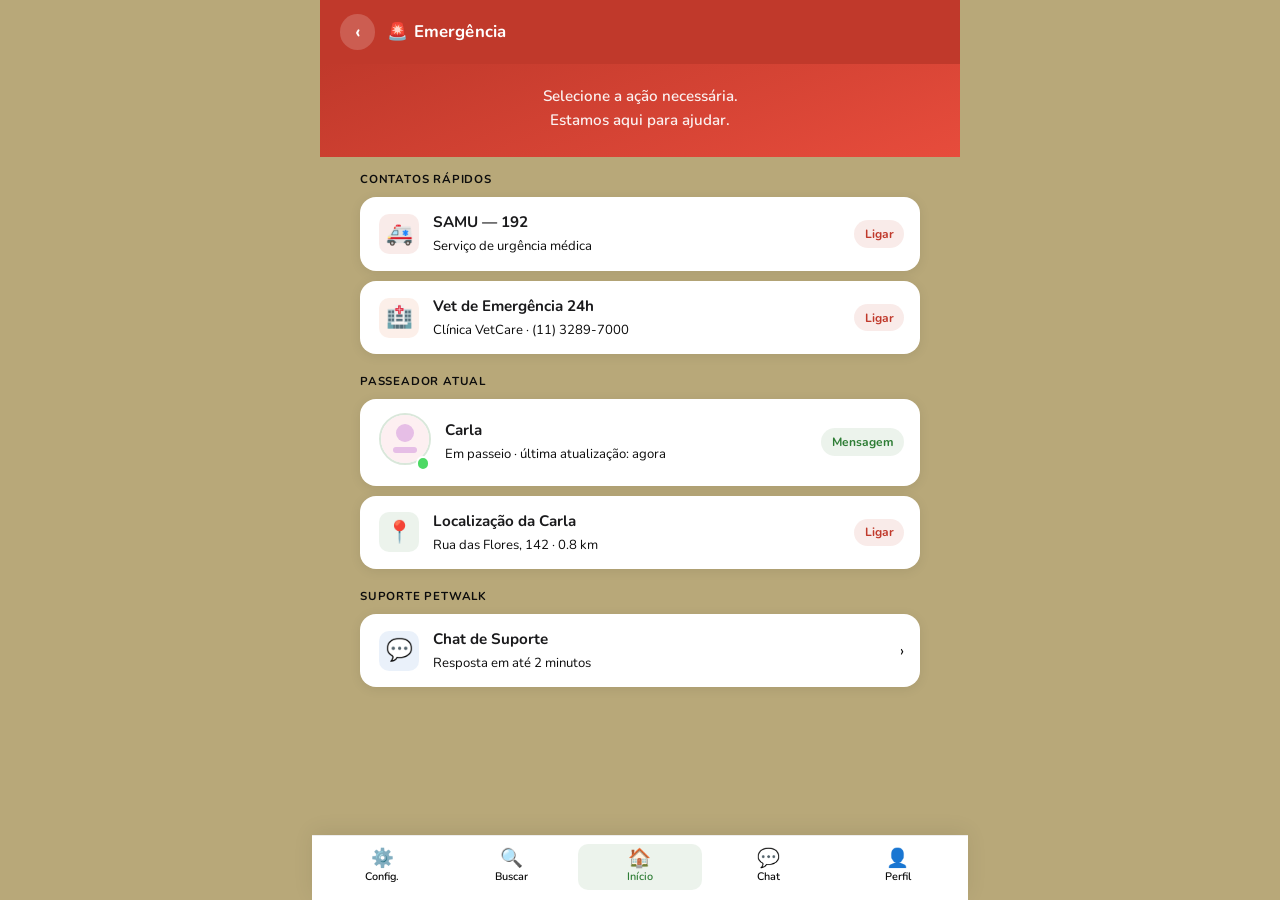
<file: emergencia.html>
<!DOCTYPE html>
<html lang="pt-BR">
<head>
  <meta charset="UTF-8">
  <meta name="viewport" content="width=device-width, initial-scale=1.0">
  <link rel="preconnect" href="https://fonts.googleapis.com">
  <link rel="preconnect" href="https://fonts.gstatic.com" crossorigin>
  <link href="https://fonts.googleapis.com/css2?family=Nunito:wght@400;600;700;800&display=swap" rel="stylesheet">
  <link rel="stylesheet" href="css/reset.css">
  <link rel="stylesheet" href="css/style.css">
  <title>PetWalk - Emergência</title>
</head>
<body>

  <header class="app-header emerg-header">
    <a class="back-btn emerg-back" href="index.html" aria-label="Voltar">‹</a>
    <h1>🚨 Emergência</h1>
  </header>

  <main>
    <div class="emerg-hero">
      <p class="emerg-hero-text">Selecione a ação necessária.<br>Estamos aqui para ajudar.</p>
    </div>

    <div class="container-pad">

      <h2 class="section-title">Contatos rápidos</h2>
      <ul class="walkers">

        <li>
          <a class="card-link" href="tel:192">
            <div class="walker-card emerg-card">
              <div class="walker-left">
                <div class="emerg-icon emerg-icon--red">🚑</div>
                <div class="walker-info">
                  <div class="walker-name">SAMU — 192</div>
                  <div class="walker-meta">Serviço de urgência médica</div>
                </div>
              </div>
              <span class="emerg-call-badge">Ligar</span>
            </div>
          </a>
        </li>

        <li>
          <a class="card-link" href="tel:+551132897000">
            <div class="walker-card emerg-card">
              <div class="walker-left">
                <div class="emerg-icon emerg-icon--orange">🏥</div>
                <div class="walker-info">
                  <div class="walker-name">Vet de Emergência 24h</div>
                  <div class="walker-meta">Clínica VetCare · (11) 3289-7000</div>
                </div>
              </div>
              <span class="emerg-call-badge">Ligar</span>
            </div>
          </a>
        </li>

      </ul>

      <h2 class="section-title">Passeador atual</h2>
      <ul class="walkers">

        <li>
          <a class="card-link" href="conversas.html">
            <div class="walker-card emerg-card">
              <div class="walker-left">
                <div class="avatar-wrap">
                  <img class="avatar" src="img/avatar1.svg" alt="Carla">
                  <span class="status-dot" aria-hidden="true"></span>
                </div>
                <div class="walker-info">
                  <div class="walker-name">Carla</div>
                  <div class="walker-meta">Em passeio · última atualização: agora</div>
                </div>
              </div>
              <span class="emerg-call-badge emerg-call-badge--green">Mensagem</span>
            </div>
          </a>
        </li>

        <li>
          <a class="card-link" href="tel:+5511999990001">
            <div class="walker-card emerg-card">
              <div class="walker-left">
                <div class="emerg-icon emerg-icon--green">📍</div>
                <div class="walker-info">
                  <div class="walker-name">Localização da Carla</div>
                  <div class="walker-meta">Rua das Flores, 142 · 0.8 km</div>
                </div>
              </div>
              <span class="emerg-call-badge">Ligar</span>
            </div>
          </a>
        </li>

      </ul>

      <h2 class="section-title">Suporte PetWalk</h2>
      <ul class="walkers">
        <li>
          <a class="card-link" href="conversas.html">
            <div class="walker-card emerg-card">
              <div class="walker-left">
                <div class="emerg-icon emerg-icon--blue">💬</div>
                <div class="walker-info">
                  <div class="walker-name">Chat de Suporte</div>
                  <div class="walker-meta">Resposta em até 2 minutos</div>
                </div>
              </div>
              <span class="row-arrow">›</span>
            </div>
          </a>
        </li>
      </ul>

    </div>
  </main>

  <nav class="bottom-nav">
    <a class="nav-item" href="configuracoes.html">
      <span class="nav-icon" aria-hidden="true">⚙️</span>
      <span>Config.</span>
    </a>
    <a class="nav-item" href="buscar-walkers.html">
      <span class="nav-icon" aria-hidden="true">🔍</span>
      <span>Buscar</span>
    </a>
    <a class="nav-item active" href="index.html">
      <span class="nav-icon" aria-hidden="true">🏠</span>
      <span>Início</span>
    </a>
    <a class="nav-item" href="conversas.html">
      <span class="nav-icon" aria-hidden="true">💬</span>
      <span>Chat</span>
    </a>
    <a class="nav-item" href="perfil-pets.html">
      <span class="nav-icon" aria-hidden="true">👤</span>
      <span>Perfil</span>
    </a>
  </nav>
</body>
</html>
</file>
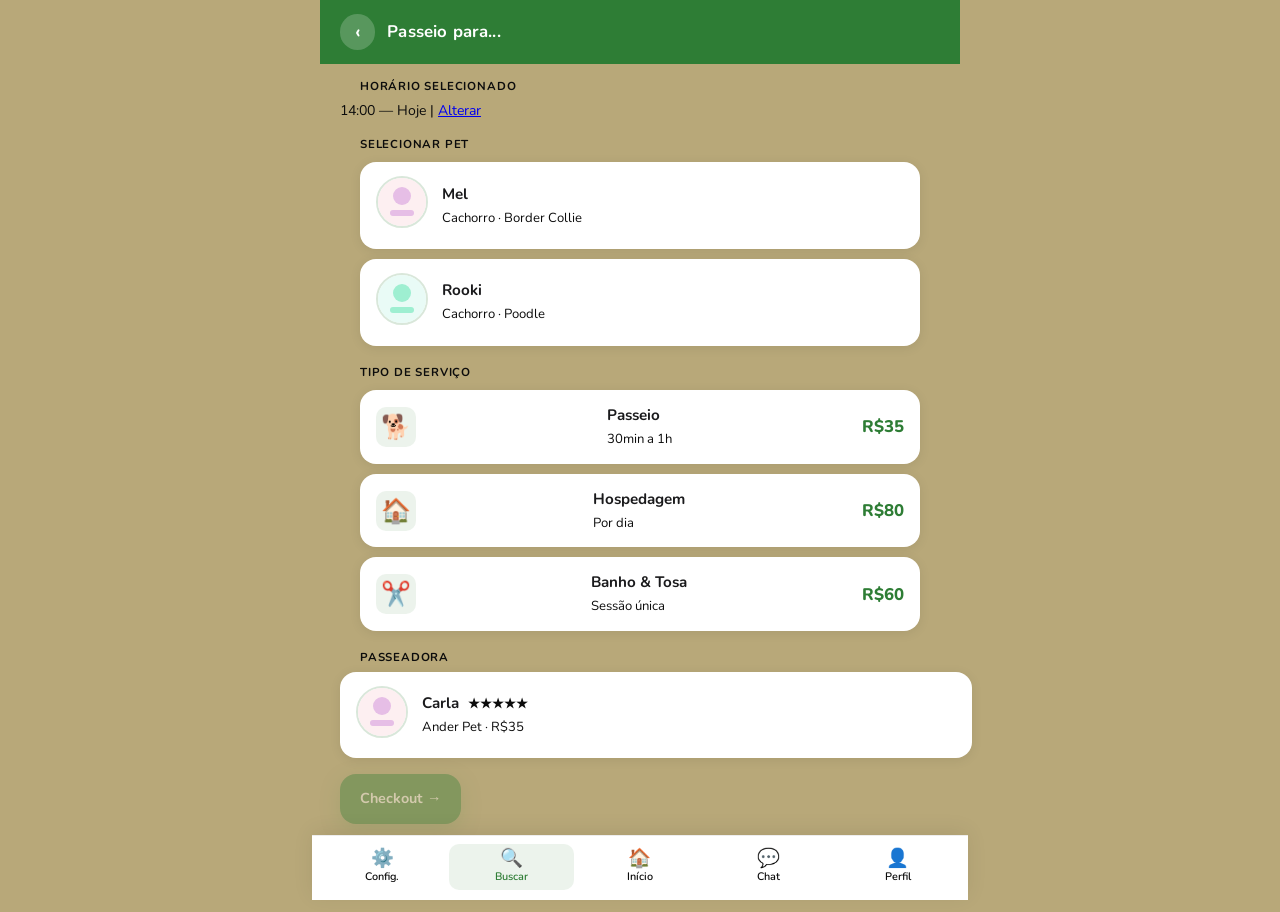
<file: horarios.html>
<!DOCTYPE html>
<html lang="pt-BR">
<head>
  <meta charset="UTF-8">
  <meta name="viewport" content="width=device-width, initial-scale=1.0">
  <link rel="preconnect" href="https://fonts.googleapis.com">
  <link rel="preconnect" href="https://fonts.gstatic.com" crossorigin>
  <link href="https://fonts.googleapis.com/css2?family=Nunito:wght@400;600;700;800&display=swap" rel="stylesheet">
  <link rel="stylesheet" href="css/reset.css">
  <link rel="stylesheet" href="css/style.css">
  <title>PetWalk - Agendar Passeio</title>
</head>
<body>
  <header class="app-header">
    <a class="back-btn" href="detalhes-walker.html" aria-label="Voltar">‹</a>
    <h1>Passeio para...</h1>
  </header>

  <main>
    <div class="container-pad">
      <h3 class="section-title">Horário selecionado</h3>
      <p class="muted" id="horario-display">14:00 — Hoje | <a href="detalhes-walker.html">Alterar</a></p>

      <h3 class="section-title">Selecionar Pet</h3>
      <ul id="pet-lista" class="walkers">
        <li>
          <div class="card-link">
            <div class="walker-card">
              <div class="walker-left">
                <div class="avatar-wrap">
                  <img class="avatar" src="img/avatar1.svg" alt="Mel">
                </div>
                <div class="walker-info">
                  <div class="walker-name">Mel</div>
                  <div class="walker-meta">Cachorro · Border Collie</div>
                </div>
              </div>
            </div>
          </div>
        </li>
        <li>
          <div class="card-link">
            <div class="walker-card">
              <div class="walker-left">
                <div class="avatar-wrap">
                  <img class="avatar" src="img/avatar2.svg" alt="Rooki">
                </div>
                <div class="walker-info">
                  <div class="walker-name">Rooki</div>
                  <div class="walker-meta">Cachorro · Poodle</div>
                </div>
              </div>
            </div>
          </div>
        </li>
      </ul>

      <h3 class="section-title">Tipo de serviço</h3>
      <ul id="servico-lista" class="walkers">
        <li>
          <div class="card-link">
            <div class="walker-card servico-card" data-servico="Passeio">
              <span class="servico-icon">🐕</span>
              <div class="walker-info">
                <div class="walker-name">Passeio</div>
                <div class="walker-meta">30min a 1h</div>
              </div>
              <div class="price">R$35</div>
            </div>
          </div>
        </li>
        <li>
          <div class="card-link">
            <div class="walker-card servico-card" data-servico="Hospedagem">
              <span class="servico-icon">🏠</span>
              <div class="walker-info">
                <div class="walker-name">Hospedagem</div>
                <div class="walker-meta">Por dia</div>
              </div>
              <div class="price">R$80</div>
            </div>
          </div>
        </li>
        <li>
          <div class="card-link">
            <div class="walker-card servico-card" data-servico="Banho">
              <span class="servico-icon">✂️</span>
              <div class="walker-info">
                <div class="walker-name">Banho &amp; Tosa</div>
                <div class="walker-meta">Sessão única</div>
              </div>
              <div class="price">R$60</div>
            </div>
          </div>
        </li>
      </ul>

      <h3 class="section-title">Passeadora</h3>
      <div class="walker-card">
        <div class="walker-left">
          <div class="avatar-wrap">
            <img class="avatar" src="img/avatar1.svg" alt="Carla">
          </div>
          <div class="walker-info">
            <div class="walker-name">Carla <span class="small">★★★★★</span></div>
            <div class="walker-meta">Ander Pet · R$35</div>
          </div>
        </div>
      </div>

      <div class="action-row">
        <a id="btn-checkout" class="btn primary btn-disabled" href="checkout.html">Checkout →</a>
      </div>
    </div>
  </main>

  <nav class="bottom-nav">
    <a class="nav-item" href="perfil-pets.html">
      <span class="nav-icon" aria-hidden="true">⚙️</span>
      <span>Config.</span>
    </a>
    <a class="nav-item active" href="buscar-walkers.html">
      <span class="nav-icon" aria-hidden="true">🔍</span>
      <span>Buscar</span>
    </a>
    <a class="nav-item" href="index.html">
      <span class="nav-icon" aria-hidden="true">🏠</span>
      <span>Início</span>
    </a>
    <a class="nav-item" href="conversas.html">
      <span class="nav-icon" aria-hidden="true">💬</span>
      <span>Chat</span>
    </a>
    <a class="nav-item" href="perfil-pets.html">
      <span class="nav-icon" aria-hidden="true">👤</span>
      <span>Perfil</span>
    </a>
  </nav>

  <script src="js/booking.js" defer></script>
</body>
</html>
</file>
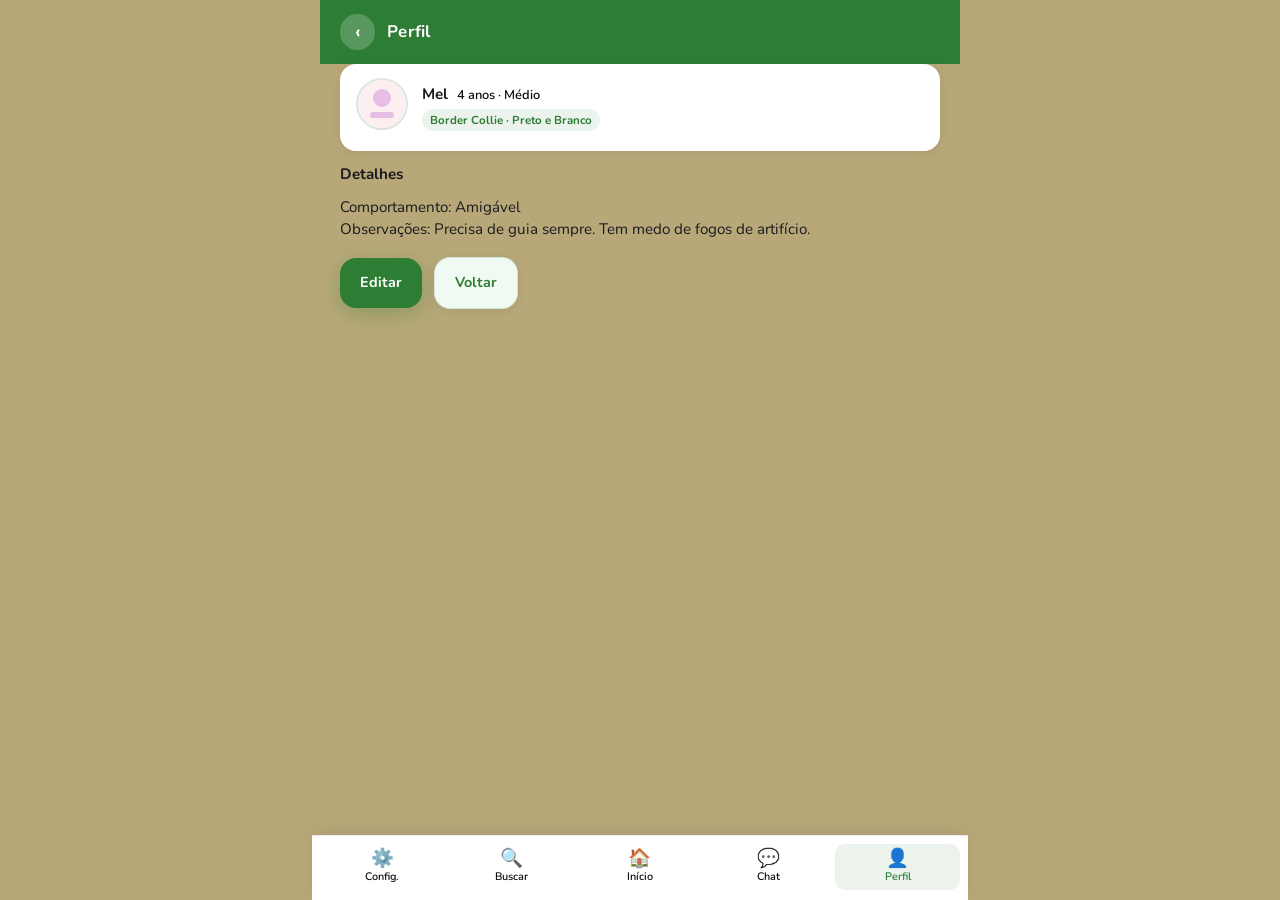
<file: perfil-pet.html>
<!DOCTYPE html>
<html lang="pt-BR">
<head>
  <meta charset="UTF-8">
  <meta name="viewport" content="width=device-width, initial-scale=1.0">
  <link rel="preconnect" href="https://fonts.googleapis.com">
  <link rel="preconnect" href="https://fonts.gstatic.com" crossorigin>
  <link href="https://fonts.googleapis.com/css2?family=Nunito:wght@400;600;700;800&display=swap" rel="stylesheet">
  <link rel="stylesheet" href="css/reset.css">
  <link rel="stylesheet" href="css/style.css">
  <title>PetWalk - Perfil da Mel</title>
</head>
<body>
  <header class="app-header">
    <a class="back-btn" href="perfil-pets.html" aria-label="Voltar">‹</a>
    <h1>Perfil</h1>
  </header>

  <main>
    <div class="container-pad">
      <a class="card-link" href="adicionar-pet.html" aria-label="Editar pet">
        <div class="walker-card">
          <div class="walker-left">
            <div class="avatar-wrap">
              <img class="avatar" src="img/avatar1.svg" alt="Mel">
            </div>
            <div class="walker-info">
              <div class="walker-name">Mel <span class="small">4 anos · Médio</span></div>
              <div class="verified">Border Collie · Preto e Branco</div>
            </div>
          </div>
        </div>
      </a>

      <section class="details-section">
        <h3>Detalhes</h3>
        <p><strong>Comportamento:</strong> Amigável</p>
        <p><strong>Observações:</strong> Precisa de guia sempre. Tem medo de fogos de artifício.</p>

        <div class="action-row">
          <a class="btn primary" href="adicionar-pet.html">Editar</a>
          <a class="btn" href="perfil-pets.html">Voltar</a>
        </div>
      </section>
    </div>
  </main>

  <nav class="bottom-nav">
    <a class="nav-item" href="configuracoes.html">
      <span class="nav-icon" aria-hidden="true">⚙️</span>
      <span>Config.</span>
    </a>
    <a class="nav-item" href="buscar-walkers.html">
      <span class="nav-icon" aria-hidden="true">🔍</span>
      <span>Buscar</span>
    </a>
    <a class="nav-item" href="index.html">
      <span class="nav-icon" aria-hidden="true">🏠</span>
      <span>Início</span>
    </a>
    <a class="nav-item" href="conversas.html">
      <span class="nav-icon" aria-hidden="true">💬</span>
      <span>Chat</span>
    </a>
    <a class="nav-item active" href="perfil-pets.html">
      <span class="nav-icon" aria-hidden="true">👤</span>
      <span>Perfil</span>
    </a>
  </nav>
</body>
</html>
</file>
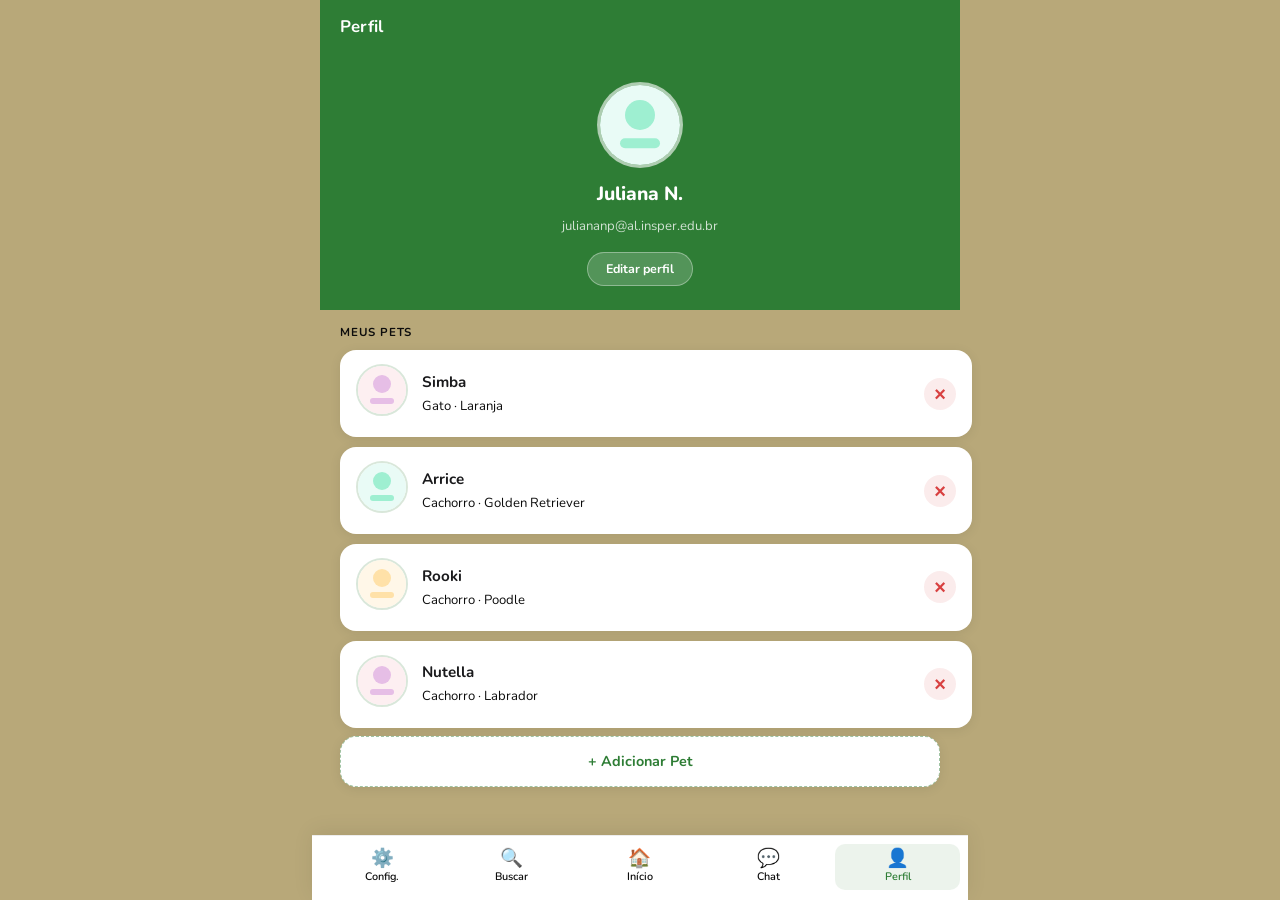
<file: perfil-pets.html>
<!DOCTYPE html>
<html lang="pt-BR">
<head>
  <meta charset="UTF-8">
  <meta name="viewport" content="width=device-width, initial-scale=1.0">
  <link rel="preconnect" href="https://fonts.googleapis.com">
  <link rel="preconnect" href="https://fonts.gstatic.com" crossorigin>
  <link href="https://fonts.googleapis.com/css2?family=Nunito:wght@400;600;700;800&display=swap" rel="stylesheet">
  <link rel="stylesheet" href="css/reset.css">
  <link rel="stylesheet" href="css/style.css">
  <title>PetWalk - Perfil</title>
</head>
<body>
  <header class="app-header">
    <h1>Perfil</h1>
  </header>

  <main>
    <div class="profile-hero">
      <img class="avatar-lg" src="img/avatar2.svg" alt="Juliana N.">
      <h2>Juliana N.</h2>
      <p>juliananp@al.insper.edu.br</p>
      <a class="profile-edit-btn" href="#">Editar perfil</a>
    </div>

    <h2 class="section-title">Meus pets</h2>
    <ul id="lista-pets" class="walkers"></ul>

    <a class="btn-add" href="adicionar-pet.html">+ Adicionar Pet</a>
  </main>

  <nav class="bottom-nav">
    <a class="nav-item" href="configuracoes.html">
      <span class="nav-icon" aria-hidden="true">⚙️</span>
      <span>Config.</span>
    </a>
    <a class="nav-item" href="buscar-walkers.html">
      <span class="nav-icon" aria-hidden="true">🔍</span>
      <span>Buscar</span>
    </a>
    <a class="nav-item" href="index.html">
      <span class="nav-icon" aria-hidden="true">🏠</span>
      <span>Início</span>
    </a>
    <a class="nav-item" href="conversas.html">
      <span class="nav-icon" aria-hidden="true">💬</span>
      <span>Chat</span>
    </a>
    <a class="nav-item active" href="perfil-pets.html">
      <span class="nav-icon" aria-hidden="true">👤</span>
      <span>Perfil</span>
    </a>
  </nav>
  <script src="js/perfil-pets.js?v=3"></script>
</body>
</html>
</file>
<file: css/style.css>
/* 
   VARIÁVEIS
    */
:root {
  --verde:        #2E7D35;
  --verde-escuro: #245F2A;
  --verde-claro:  rgba(46, 125, 53, 0.09);
  --verde-medio:  rgba(46, 125, 53, 0.18);
  --chat-bubble:  #F5F7F3;
  --chat-user:    #DFF2DF;
  --chat-border:  #2E7D35;
  --laranja:      #E07848;
  --fundo:        #b8a879;
  --superficie:   #FFFFFF;
  --texto:        #1A1A1C;
  --texto-leve:   #0c0c0c;
  --borda:        rgba(0, 0, 0, 0.07);
  --radius:       1rem;
  --radius-sm:    0.625rem;
  --sombra:       0 0.125rem 0.75rem rgba(0, 0, 0, 0.08);
  --sombra-forte: 0 0.375rem 1.5rem  rgba(0, 0, 0, 0.13);
}

/* 
   BASE
    */
body {
  font-family: 'Nunito', 'Segoe UI', sans-serif;
  background-color: var(--fundo);
  color: var(--texto);
  display: flex;
  flex-direction: column;
  min-height: 100vh;
  max-width: 30rem;
  margin: 0 auto;
  font-size: 0.95rem;
  line-height: 1.5;
}

main {
  flex: 1;
  padding: 0;
  padding-bottom: 5.5rem;
}

/* 
   HEADER
    */
.app-header {
  display: flex;
  align-items: center;
  gap: 0.75rem;
  padding: 0.9rem 1.25rem;
  background: var(--verde);
  color: #fff;
}

.app-header h1 {
  font-size: 1.05rem;
  font-weight: 700;
  letter-spacing: 0.01em;
}

.back-btn {
  display: inline-flex;
  width: 2.2rem;
  height: 2.2rem;
  align-items: center;
  justify-content: center;
  border-radius: 50%;
  background: rgba(255, 255, 255, 0.2);
  color: #fff;
  text-decoration: none;
  font-weight: 700;
  font-size: 1.2rem;
  transition: background 0.15s;
}
.back-btn:hover  { background: rgba(255, 255, 255, 0.32); }
.back-btn:focus  { outline: 0.1875rem solid rgba(255, 255, 255, 0.4); }

.spacer  { flex: 1; }
.brand   { font-weight: 700; font-size: 1rem; }
.icon-btn { background: none; border: 0; padding: 0; display: flex; align-items: center; color: inherit; }

/* 
   SEARCH
    */
.search-wrapper { padding: 0.875rem 1.25rem 0.25rem; }

.search {
  width: 100%;
  padding: 0.75rem 1rem;
  border-radius: 999rem;
  border: 0.0625rem solid var(--borda);
  background: var(--superficie);
  box-shadow: var(--sombra);
  font-size: 0.9rem;
  font-family: inherit;
  color: var(--texto);
  box-sizing: border-box;
}
.search:focus {
  outline: none;
  border-color: var(--verde);
  box-shadow: 0 0 0 0.1875rem var(--verde-claro);
}

/* 
   CHIPS DE FILTRO
    */
.chips { display: flex; gap: 0.5rem; overflow-x: auto; padding: 0.5rem 1.25rem; }

.chip {
  border-radius: 999rem;
  padding: 0.45rem 1rem;
  background: var(--superficie);
  border: 0.0625rem solid var(--borda);
  font-size: 0.85rem;
  white-space: nowrap;
  color: var(--texto-leve);
  font-family: inherit;
  font-weight: 600;
  cursor: pointer;
  transition: background 0.15s, color 0.15s, border-color 0.15s, box-shadow 0.15s;
  box-shadow: var(--sombra);
}
.chip.active {
  background: var(--verde);
  border-color: var(--verde);
  color: #fff;
  box-shadow: 0 0.25rem 1rem rgba(46, 125, 53, 0.28);
}
.chip:hover:not(.active) {
  background: var(--verde-claro);
  border-color: rgba(46, 125, 53, 0.35);
  color: var(--verde);
}

/* 
   SECTION TITLE
    */
.section-title {
  padding: 0 1.25rem;
  font-size: 0.72rem;
  font-weight: 700;
  color: var(--texto-leve);
  text-transform: uppercase;
  letter-spacing: 0.07em;
  margin: 0.9rem 0 0.3rem;
}

/* 
   WALKER LIST & CARD
    */
.walkers {
  padding: 0.25rem 1.25rem;
  display: flex;
  flex-direction: column;
  gap: 0.625rem;
  list-style: none;
}

.walker-card {
  display: flex;
  justify-content: space-between;
  align-items: center;
  width: 100%;
  background: var(--superficie);
  border-radius: var(--radius);
  padding: 0.875rem 1rem;
  box-shadow: var(--sombra);
  transition: box-shadow 0.2s, transform 0.15s;
}

.card-link {
  display: flex;
  width: 100%;
  align-items: center;
  justify-content: space-between;
  color: inherit;
  text-decoration: none;
}
.card-link:focus { outline: 0.125rem solid rgba(46, 125, 53, 0.3); outline-offset: 0.125rem; }

a.card-link:hover .walker-card {
  box-shadow: var(--sombra-forte);
  transform: translateY(-0.0625rem);
}

/* AVATAR */
.walker-left  { display: flex; gap: 0.875rem; align-items: center; }

.avatar-wrap  { position: relative; display: inline-block; flex-shrink: 0; }

.avatar {
  width: 3rem;
  height: 3rem;
  border-radius: 50%;
  object-fit: cover;
  border: 0.125rem solid var(--verde-medio);
}

.status-dot {
  position: absolute;
  bottom: 0.05rem;
  right: 0.05rem;
  width: 0.65rem;
  height: 0.65rem;
  background: #4cd964;
  border-radius: 50%;
  border: 0.125rem solid var(--superficie);
}

/* WALKER INFO */
.walker-info   { display: flex; flex-direction: column; gap: 0.2rem; }
.walker-name   { font-weight: 700; font-size: 0.95rem; color: var(--texto); }
.walker-meta   { font-size: 0.82rem; color: var(--texto-leve); }

.small {
  color: var(--texto-leve);
  font-size: 0.8rem;
  font-weight: 600;
  margin-left: 0.3rem;
}

.verified {
  display: inline-block;
  background: var(--verde-claro);
  color: var(--verde);
  padding: 0.15rem 0.5rem;
  border-radius: 999rem;
  font-size: 0.72rem;
  font-weight: 700;
}

.price {
  color: var(--verde);
  font-weight: 800;
  font-size: 1.05rem;
  flex-shrink: 0;
}

/* SELECTED */
.walker-card.selected {
  border: 0.125rem solid var(--verde);
  box-shadow: 0 0 0 0.1875rem var(--verde-claro), var(--sombra);
}
.walker-card.selected .walker-name { color: var(--verde); }

/* 
   TIME CHIPS
    */
.time-list { display: flex; gap: 0.5rem; flex-wrap: wrap; margin-top: 0.5rem; }

.time-chip {
  display: inline-block;
  padding: 0.45rem 1rem;
  background: var(--superficie);
  border: 0.0625rem solid var(--borda);
  border-radius: 999rem;
  color: var(--verde);
  font-weight: 700;
  font-size: 0.85rem;
  box-shadow: var(--sombra);
  cursor: pointer;
  font-family: inherit;
  transition: background 0.15s, color 0.15s, transform 0.1s, box-shadow 0.15s;
}
button.time-chip:not(.unavailable):hover {
  background: var(--verde-claro);
  transform: translateY(-0.0625rem);
}
button.time-chip:not(.unavailable):focus {
  outline: none;
  border-color: var(--verde);
  box-shadow: 0 0 0 0.1875rem var(--verde-claro);
}
.time-chip.unavailable {
  background: #e6e6e6;
  color: #777;
  font-weight: 600;
  cursor: default;
  border-color: transparent;
  box-shadow: none;
}
.time-chip.selected {
  background: var(--verde);
  color: #fff;
  border-color: var(--verde);
  box-shadow: 0 0.25rem 1rem rgba(46, 125, 53, 0.3);
}

/* 
   BOTÕES
    */
.btn {
  display: inline-block;
  text-align: center;
  padding: 0.875rem 1.25rem;
  border-radius: var(--radius);
  text-decoration: none;
  font-weight: 700;
  font-size: 0.9rem;
  transition: opacity 0.15s, transform 0.1s, box-shadow 0.15s;
  border: none;
  font-family: inherit;
  cursor: pointer;
}
.btn:hover  { opacity: 0.9; transform: translateY(-0.0625rem); }
.btn:active { transform: translateY(0); }

.btn.primary {
  background: var(--verde);
  color: #fff;
  box-shadow: 0 0.375rem 1.25rem rgba(46, 125, 53, 0.32);
}
.btn.danger {
  background: #fff;
  color: #D84040;
  border: 0.0625rem solid rgba(216, 64, 64, 0.15);
  box-shadow: var(--sombra);
}
.btn:not(.primary):not(.danger) {
  background: #f0faf3;
  color: var(--verde);
  border: 0.0625rem solid rgba(46, 125, 53, 0.16);
  box-shadow: var(--sombra);
}

.btn-disabled { opacity: 0.38; pointer-events: none; }

.cta-group   { padding: 0.5rem 1.25rem; display: flex; flex-direction: column; gap: 0.6rem; }
.action-row  { display: flex; gap: 0.75rem; margin-top: 1rem; align-items: center; }

/* 
   SUMMARY / CHECKOUT
    */
.summary-card {
  background: var(--superficie);
  border-radius: var(--radius);
  padding: 0.875rem 1rem;
  box-shadow: var(--sombra);
  margin-top: 0.5rem;
}

.summary-list { list-style: none; padding: 0; margin: 0; display: grid; gap: 0.5rem; }

.summary-item { display: flex; justify-content: space-between; align-items: center; }
.summary-item .label { color: var(--texto-leve); font-size: 0.88rem; }
.summary-item .value { font-weight: 700; font-size: 0.88rem; }

.summary-total {
  display: flex;
  justify-content: space-between;
  align-items: center;
  padding-top: 0.75rem;
  border-top: 0.0625rem solid var(--borda);
  margin-top: 0.5rem;
}
.summary-total .label { font-weight: 700; }
.summary-total .value { color: var(--verde); font-size: 1.1rem; font-weight: 800; }

/* 
   BOTTOM NAV
    */
.bottom-nav {
  display: flex;
  justify-content: space-between;
  gap: 0.25rem;
  padding: 0.5rem 0.5rem 0.625rem;
  background: var(--superficie);
  border-top: 0.0625rem solid var(--borda);
  position: fixed;
  left: 50%;
  transform: translateX(-50%);
  bottom: 0;
  width: 100%;
  max-width: 30rem;
  box-shadow: 0 -0.25rem 1.25rem rgba(0, 0, 0, 0.07);
  z-index: 40;
}

.nav-item {
  font-size: 0.68rem;
  color: var(--texto-leve);
  text-decoration: none;
  display: flex;
  flex: 1;
  flex-direction: column;
  align-items: center;
  justify-content: center;
  gap: 0.1rem;
  padding: 0.3rem 0.25rem;
  border-radius: var(--radius-sm);
  transition: background 0.15s, color 0.15s;
  font-weight: 600;
}
.nav-item.active { color: var(--verde); background: var(--verde-claro); }
.nav-item:hover:not(.active) { background: rgba(0, 0, 0, 0.04); }

.nav-icon { font-size: 1.15rem; line-height: 1; }

/* 
   CHAT
    */
.chat-header {
  padding: 0 0 0.75rem;
  font-size: 0.8rem;
  font-weight: 600;
  text-align: center;
}

.chat-list {
  display: flex;
  flex-direction: column;
  gap: 0.5rem;
  max-height: 52vh;
  overflow-y: auto;
}

.chat-list .walker-card {
  background: var(--chat-bubble);
  border-radius: 1rem;
  box-shadow: none;
  padding: 1rem;
}

.chat-input { display: flex; gap: 0.5rem; align-items: center; padding: 0.75rem 0 0; }

.msg-user {
  background: var(--chat-user);
  border-left: 0.1875rem solid var(--chat-border);
}

/* 
   FORM
  */
label {
  font-size: 0.72rem;
  font-weight: 700;
  color: var(--texto-leve);
  text-transform: uppercase;
  letter-spacing: 0.06em;
}

.form-control {
  width: 100%;
  padding: 0.875rem 1rem;
  border-radius: var(--radius-sm);
  border: 0.0625rem solid var(--borda);
  background: var(--superficie);
  font-family: inherit;
  font-size: 0.9rem;
  color: var(--texto);
  box-shadow: inset 0 0.0625rem 0.1875rem rgba(0, 0, 0, 0.05);
  transition: border-color 0.15s, box-shadow 0.15s;
  box-sizing: border-box;
}
.form-control:focus {
  outline: none;
  border-color: var(--verde);
  box-shadow: 0 0 0 0.1875rem var(--verde-claro);
}
.form-control.input-erro {
  border-color: #D84040;
  box-shadow: 0 0 0 0.1875rem rgba(216, 64, 64, 0.15);
}

.form-section {
  padding: 0.75rem 1.25rem 1.25rem;
  display: flex;
  flex-direction: column;
  gap: 1rem;
}

.form-field {
  display: flex;
  flex-direction: column;
  gap: 0.35rem;
}

.form-row {
  display: flex;
  gap: 0.75rem;
}
.form-row .form-field { flex: 1; }

/* 
   LAYOUT HELPERS
  */
.container-pad       { padding: 0 1.25rem; }
.container-pad--tight { padding: 0 1.25rem; }
.section             { margin-top: 0.75rem; }
.details-section     { margin-top: 0.75rem; }
.muted               { color: var(--texto-leve); font-size: 0.88rem; }
.spacer-sm           { height: 0.75rem; }

.sr-only {
  position: absolute;
  width: 0.0625rem; height: 0.0625rem;
  padding: 0; margin: -0.0625rem;
  overflow: hidden;
  clip: rect(0, 0, 0, 0);
  white-space: nowrap;
  border: 0;
}

.section h3,
.details-section h3 {
  margin: 0 0 0.625rem 0;
  color: var(--texto);
  font-weight: 700;
  font-size: 0.95rem;
}

/* 
   SORT CHIPS (buscar-walkers)
    */
.sort-chips { display: flex; gap: 0.4rem; padding: 0 1.25rem 0.5rem; flex-wrap: wrap; }

.sort-chip {
  border-radius: 999rem;
  padding: 0.45rem 1rem;
  background: var(--superficie);
  border: 0.0625rem solid var(--borda);
  font-size: 0.85rem;
  cursor: pointer;
  color: var(--texto-leve);
  font-family: inherit;
  font-weight: 600;
  transition: background 0.15s, color 0.15s;
  box-shadow: var(--sombra);
}
.sort-chip.active { background: var(--verde-claro); border-color: var(--verde); color: var(--verde); }
.sort-chip:hover:not(.active) { background: rgba(0, 0, 0, 0.04); }

/* 
   SERVIÇO CARD (horarios)
    */
.servico-card {
  display: flex;
  align-items: center;
  gap: 0.875rem;
}

.servico-icon {
  font-size: 1.5rem;
  width: 2.5rem;
  height: 2.5rem;
  display: flex;
  align-items: center;
  justify-content: center;
  background: var(--verde-claro);
  border-radius: var(--radius-sm);
  flex-shrink: 0;
}

/* 
   CARD SELECIONÁVEL SEM LINK
    */
div.card-link { display: flex; width: 100%; align-items: center; cursor: pointer; }
div.card-link:hover .walker-card { box-shadow: var(--sombra-forte); }

/* 
   BOTÃO ADICIONAR PET
    */
.btn-add {
  display: flex;
  align-items: center;
  justify-content: center;
  gap: 0.4rem;
  padding: 0.875rem 1.25rem;
  margin: 0.25rem 1.25rem 1.25rem;
  background: var(--superficie);
  border: 0.0625rem dashed rgba(46, 125, 53, 0.45);
  border-radius: var(--radius);
  color: var(--verde);
  text-decoration: none;
  font-weight: 700;
  font-size: 0.9rem;
  transition: background 0.15s;
  box-shadow: var(--sombra);
}
.btn-add:hover { background: var(--verde-claro); }

/* 
   BOTÃO DELETAR PET
   */
.btn-del-pet {
  width: 2rem;
  height: 2rem;
  border-radius: 50%;
  background: rgba(216, 64, 64, 0.1);
  color: #D84040;
  border: none;
  font-size: 1.25rem;
  line-height: 1;
  font-weight: 700;
  cursor: pointer;
  display: flex;
  align-items: center;
  justify-content: center;
  flex-shrink: 0;
  transition: background 0.15s;
}
.btn-del-pet:hover { background: rgba(216, 64, 64, 0.22); }

/* 
   PROFILE HERO
*/
.profile-hero {
  background: var(--verde);
  padding: 1.75rem 1.25rem 1.5rem;
  display: flex;
  flex-direction: column;
  align-items: center;
  gap: 0.5rem;
  color: #fff;
  text-align: center;
}

.avatar-lg {
  width: 5rem;
  height: 5rem;
  border-radius: 50%;
  border: 0.1875rem solid rgba(255, 255, 255, 0.55);
  background: rgba(255, 255, 255, 0.15);
  margin-bottom: 0.25rem;
}

.profile-hero h2 { font-size: 1.2rem; font-weight: 800; }
.profile-hero p  { font-size: 0.82rem; opacity: 0.78; }

.profile-edit-btn {
  margin-top: 0.5rem;
  padding: 0.4rem 1.1rem;
  background: rgba(255, 255, 255, 0.18);
  border: 0.0625rem solid rgba(255, 255, 255, 0.35);
  border-radius: 999rem;
  color: #fff;
  text-decoration: none;
  font-size: 0.78rem;
  font-weight: 700;
  transition: background 0.15s;
}
.profile-edit-btn:hover { background: rgba(255, 255, 255, 0.28); }

/* 
   SETTINGS LIST
  */
.settings-group { padding: 0 1.25rem; margin-top: 1rem; }

.settings-list {
  display: flex;
  flex-direction: column;
  gap: 0.5rem;
  margin-top: 0.4rem;
}

.settings-item {
  display: flex;
  align-items: center;
  gap: 0.875rem;
  background: var(--superficie);
  border-radius: var(--radius);
  padding: 0.875rem 1rem;
  box-shadow: var(--sombra);
  text-decoration: none;
  color: var(--texto);
  transition: box-shadow 0.15s, transform 0.12s;
}
.settings-item:hover {
  box-shadow: var(--sombra-forte);
  transform: translateY(-0.0625rem);
}

.settings-icon {
  font-size: 1.2rem;
  width: 2.5rem;
  height: 2.5rem;
  display: flex;
  align-items: center;
  justify-content: center;
  background: var(--verde-claro);
  border-radius: var(--radius-sm);
  flex-shrink: 0;
}

.settings-icon.danger-icon { background: rgba(216, 64, 64, 0.09); }

.settings-info { flex: 1; }
.settings-label { font-weight: 700; font-size: 0.9rem; }
.settings-desc  { font-size: 0.78rem; color: var(--texto-leve); margin-top: 0.1rem; }

.row-arrow { color: var(--texto-leve); font-size: 1rem; flex-shrink: 0; }

/* 
   TELA DE EMERGÊNCIA
   */
.emerg-header { background: #C0392B; }
.emerg-back   { background: rgba(255,255,255,0.18); }

.emerg-hero {
  background: linear-gradient(160deg, #C0392B 0%, #E74C3C 100%);
  padding: 1.25rem 1.25rem 1.5rem;
  text-align: center;
  color: #fff;
}
.emerg-hero-text {
  font-size: 0.95rem;
  font-weight: 600;
  opacity: 0.92;
  line-height: 1.6;
}

.emerg-card { border-left: 0.2rem solid transparent; }

.emerg-icon {
  width: 2.5rem;
  height: 2.5rem;
  border-radius: var(--radius-sm);
  display: flex;
  align-items: center;
  justify-content: center;
  font-size: 1.35rem;
  flex-shrink: 0;
}
.emerg-icon--red    { background: rgba(192, 57, 43, 0.1); }
.emerg-icon--orange { background: rgba(224, 120, 72, 0.12); }
.emerg-icon--green  { background: var(--verde-claro); }
.emerg-icon--blue   { background: rgba(52, 120, 200, 0.1); }

.emerg-call-badge {
  font-size: 0.75rem;
  font-weight: 700;
  padding: 0.3rem 0.65rem;
  border-radius: 999rem;
  background: rgba(192, 57, 43, 0.1);
  color: #C0392B;
  white-space: nowrap;
  flex-shrink: 0;
}
.emerg-call-badge--green {
  background: var(--verde-claro);
  color: var(--verde);
}

/* 
   TELA DE CONFIRMAÇÃO
  */
@keyframes pop-in {
  0%   { transform: scale(0.4); opacity: 0; }
  65%  { transform: scale(1.18); opacity: 1; }
  100% { transform: scale(1); }
}

.confirm-hero {
  background: linear-gradient(160deg, var(--verde-escuro) 0%, var(--verde) 100%);
  padding: 3rem 1.25rem 2.5rem;
  text-align: center;
  color: #fff;
  display: flex;
  flex-direction: column;
  align-items: center;
  gap: 0.75rem;
}

.confirm-check {
  width: 4.5rem;
  height: 4.5rem;
  border-radius: 50%;
  background: rgba(255, 255, 255, 0.18);
  border: 0.2rem solid rgba(255, 255, 255, 0.55);
  display: flex;
  align-items: center;
  justify-content: center;
  font-size: 2.2rem;
  font-weight: 800;
  color: #fff;
  margin-bottom: 0.25rem;
}

.confirm-title {
  font-size: 1.55rem;
  font-weight: 800;
  letter-spacing: -0.01em;
}

.confirm-sub {
  font-size: 0.92rem;
  opacity: 0.82;
  font-weight: 600;
}

.confirm-hint {
  font-size: 0.85rem;
  color: var(--texto-leve);
  text-align: center;
  padding: 0.75rem 0 0.25rem;
}

/*
   RESPONSIVE
    */
@media (min-width: 48rem) {
  body        { max-width: 40rem; }
  .bottom-nav { max-width: 40rem; }
}
</file>
